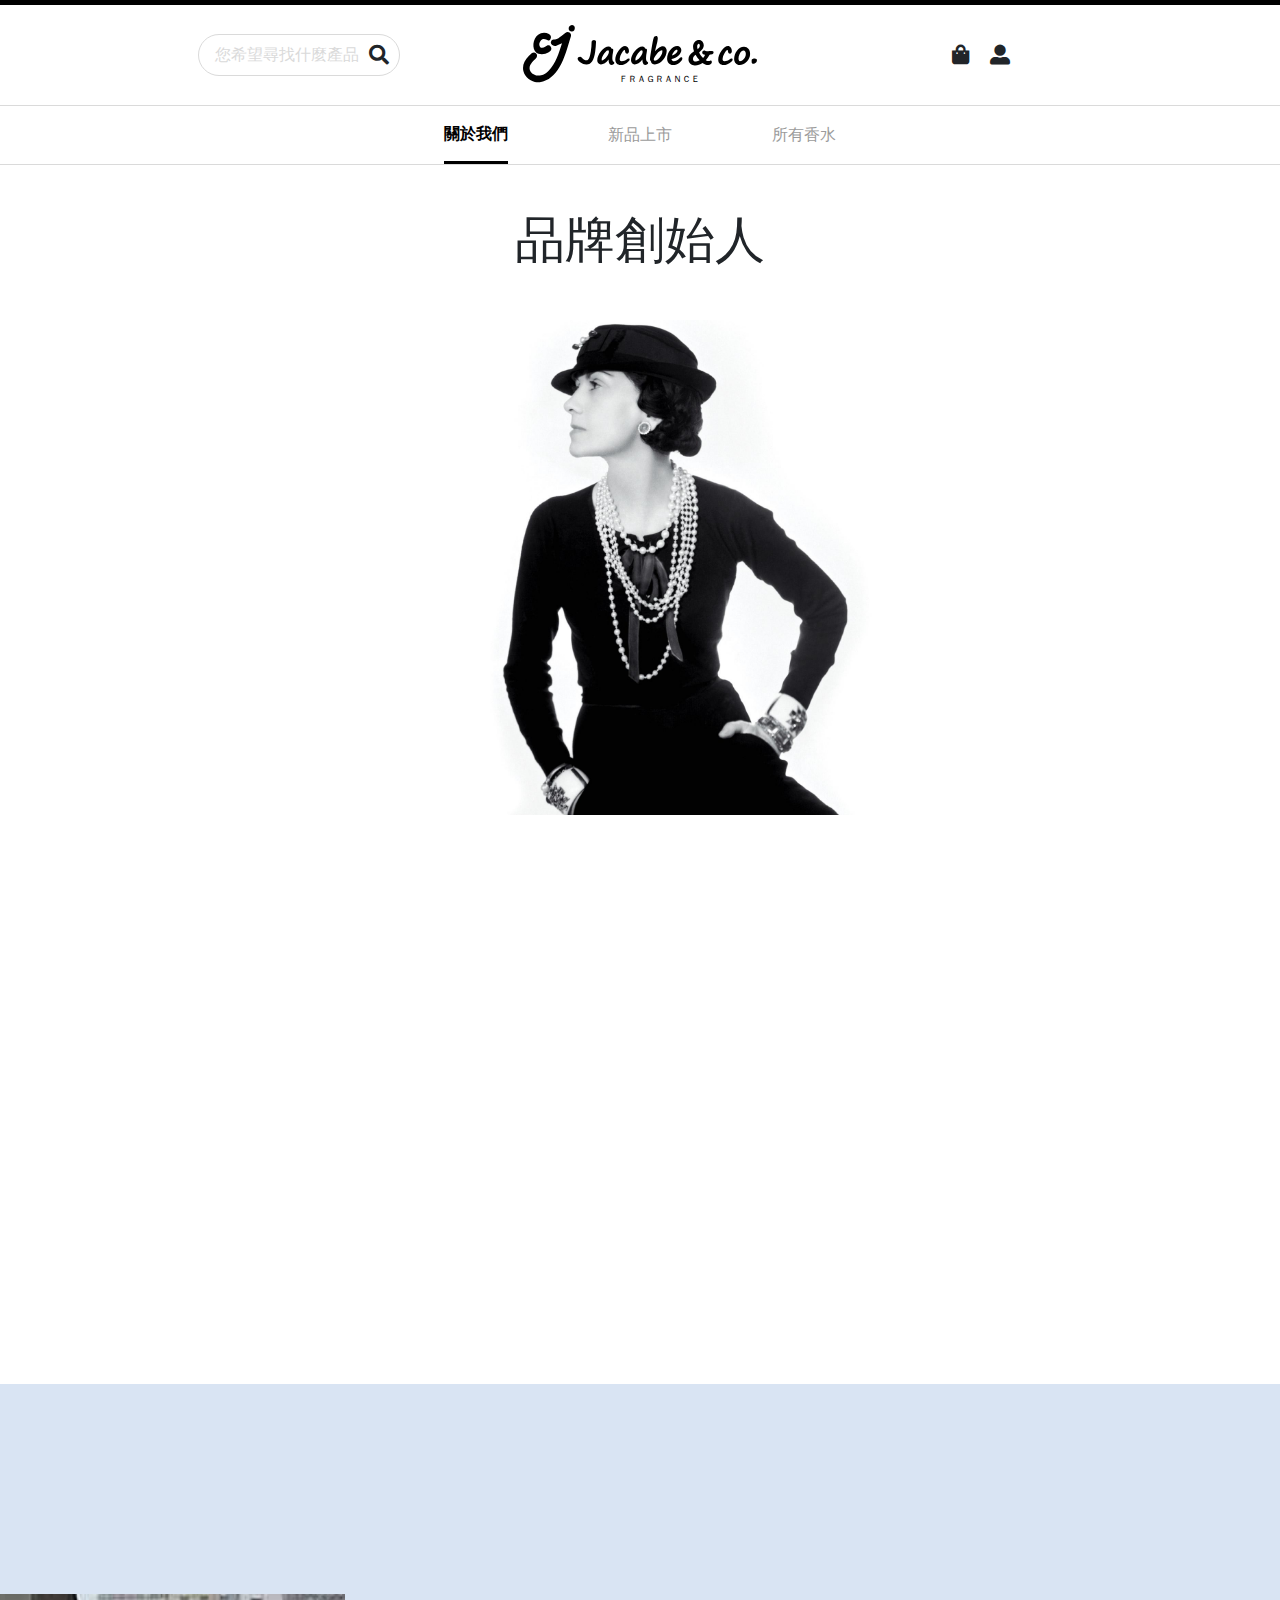
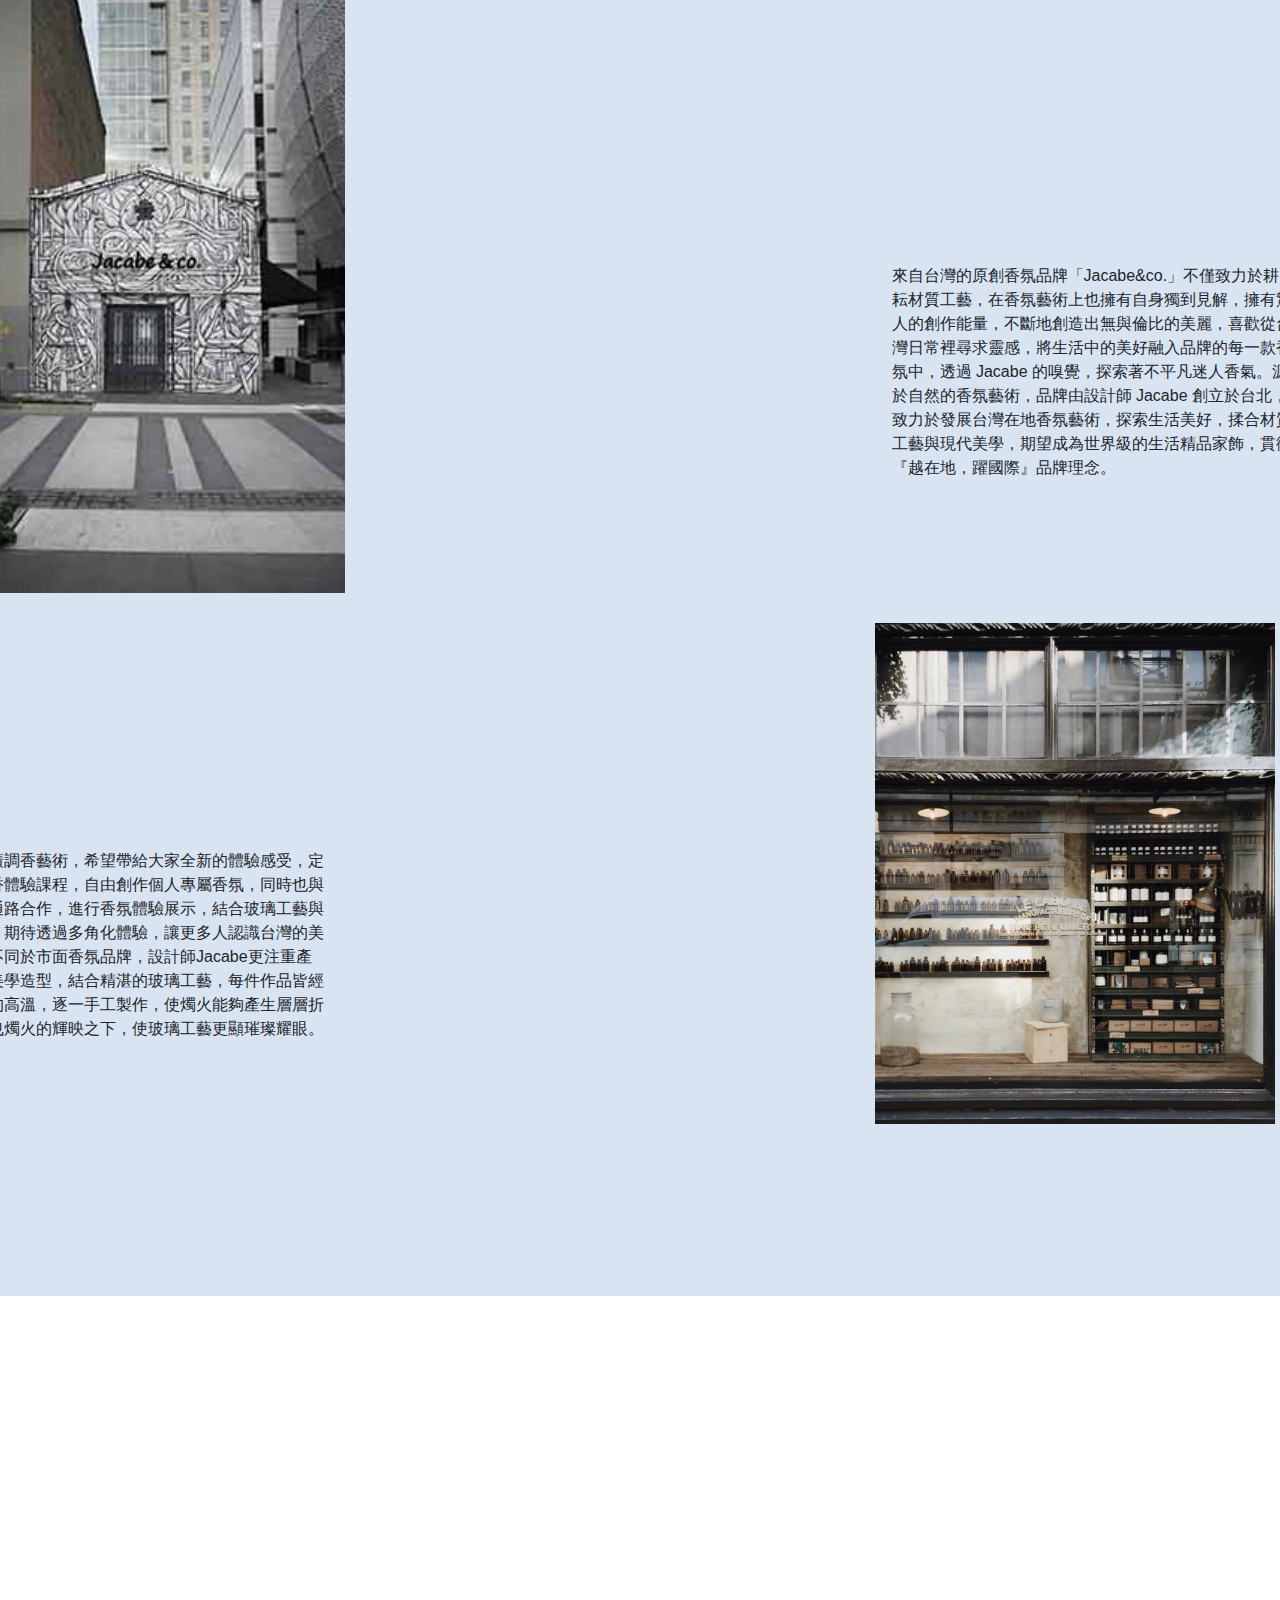
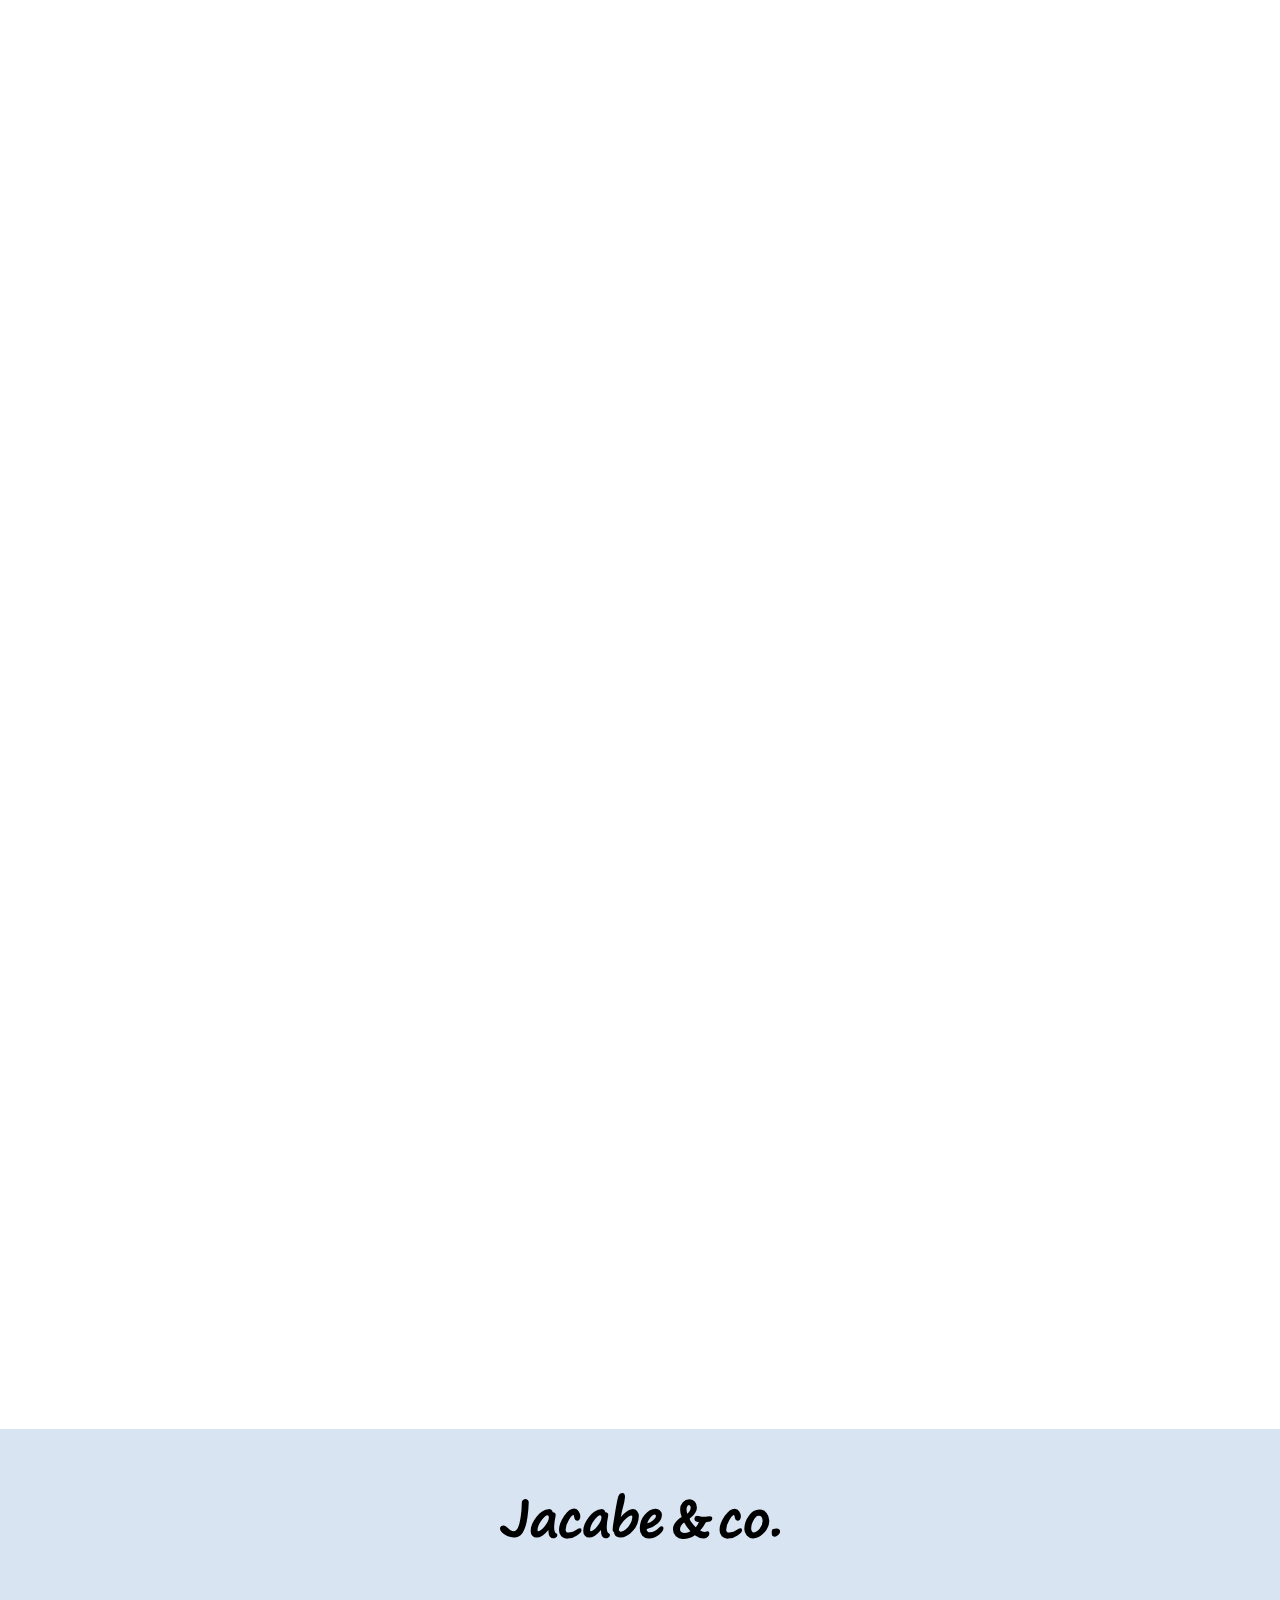
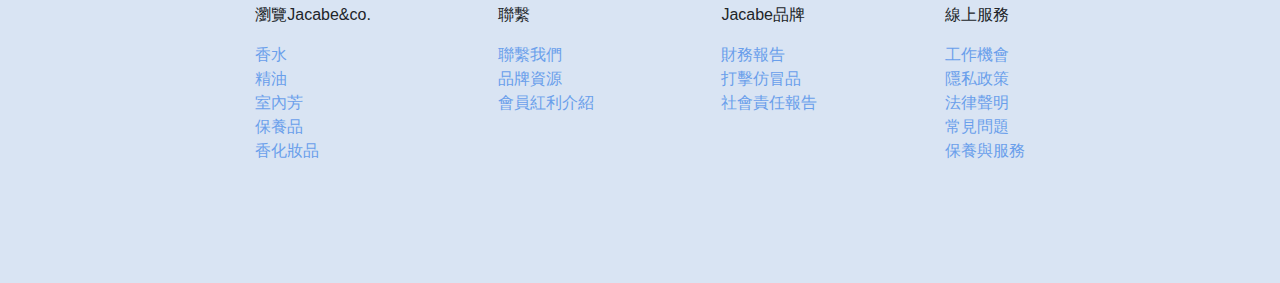
<file: about.html>
<!DOCTYPE html>
<html lang="en">
<head>
    <meta charset="UTF-8">
    <meta http-equiv="X-UA-Compatible" content="IE=edge">
    <meta name="viewport" content="width=device-width, initial-scale=1.0">
    <title>J About</title>
    <link rel="preconnect" href="https://fonts.googleapis.com">
<link rel="preconnect" href="https://fonts.gstatic.com" crossorigin>
<link href="https://fonts.googleapis.com/css2?family=Noto+Sans+TC:wght@100;300;400;500;700;900&display=swap" rel="stylesheet">
    <link rel="stylesheet" href="./bootstrap-4.6.0-dist/css/bootstrap.min.css">
    <link rel="stylesheet" href="fontawesome拷貝/css/all.css">
    <link rel="stylesheet" href="https://cdnjs.cloudflare.com/ajax/libs/animate.css/4.1.1/animate.min.css"/>
    <link rel="stylesheet" href="about.css">
</head>
<body>
    <div class="topbar-fixed"></div>
    <div class="topbar"></div>
    <nav>
        <div class="nav-logo jcontainer-nav jalign-items-center">
            <div class="nav3 jjustify-content-center jalign-items-center">
                <div class="nav-search jjustify-content-flex-end jalign-items-center">
                    <p class="jalign-items-center">您希望尋找什麼產品</p>
                    <i class="fas fa-search"></i>
                </div>
                <i class="search fas fa-search"></i>
            </div>
            <div class="nav3 jjustify-content-center">
                <div class="logo-black">
                    <img src="./images/LOGO-black.svg" alt="">
                </div>
            </div>
            <div class="nav3 jjustify-content-center jalign-items-center">
                <i class="fas fa-shopping-bag"></i>
            <i class="fas fa-user-alt"></i>
            </div>
        </div>
    </nav>
    <div class="navheighbox"></div>
    <div class="subnav">
        <div class="jcontainer-nav jjustify-content-center">
            <a class="jalign-items-center nav-a-active" href="./about.html">關於我們</a>
            <a class="jalign-items-center" href="./index.html">新品上市</a>
            <a class="jalign-items-center" href="./allproduct.html">所有香水</a>
        </div>
    </div> 
    <div class="navsubheighbox"></div> 


    <!-- -------------nav------------ -->
<section>
    <!-- -------------founder-section------------ -->
    <div class="founder-section ">
        <div class="jcontainer jcolumn jalign-items-center">
            <h1 class="animate__animated animate__fadeIn">品牌創始人</h1>
            <div class="founder-img animate__animated animate__fadeIn">
                <img src="./images/founder.jpeg" alt="">
            </div>
            <div class="founder-intro jcolumn jalign-items-center">
                <h2 class="jhideme">「香氛讓人充滿自信，能夠從中看見全世界」</h2>
                <p class="jhideme">Jacabe 創立品牌之初，便全心投入探索香氛世界，他說：「香氛應該讓人充滿自信，能夠從中看見全世界」。在此時，只將聚光燈圍繞在歐洲產地的時代，Jacabe 堅持就地取材的理念，尋找台灣特有香氛靈感與原料，進行各式香氛產品的創作與開發。</p>

                <p class="jhideme">
                    為了創作出更豐富的香氛產品，我們也踏上島嶼旅程，接觸到各類不同的材質與工廠，聽著師傅與我們分享材質製作工藝，分享著彼此的理念，透過各類擴香材質的開發與應用，傳達我們堅持工藝在地化理念，也讓更多人體驗居家香氛的美好。
                </p> 
                <p class="jhideme">
                    不同於市面香氛品牌，設計師Jacabe更注重產品整體的美學造型，結合精湛的玻璃工藝，每件作品皆經過近千度的高溫，逐一手工製作，使燭火能夠產生層層折射，在搖曳燭火的輝映之下，使玻璃工藝更顯璀璨耀眼。
                </p>        
            </div>
            
        </div>
        
    </div>
    <!-- -------------about-jco-section------------ -->
    <div class="about-jco-section bgcolor">
        <h2 class="jhideme">關於Jacabe&co.</h2>
        <div class="about-jco-main jjustify-content-center">
            <h1 class="about-jco-main-title jhideme">展現自我</h1>
            <div class="about-jco-main-img translateX-in">
                <img src="./images/warehouse.jpg" alt="">
            </div>
            <div class="about-jco-main-text translateX-in">
                <div class="about-jco-main-text-topspace"></div>
                <p>來自台灣的原創香氛品牌「Jacabe&co.」不僅致力於耕耘材質工藝，在香氛藝術上也擁有自身獨到見解，擁有驚人的創作能量，不斷地創造出無與倫比的美麗，喜歡從台灣日常裡尋求靈感，將生活中的美好融入品牌的每一款香氛中，透過 Jacabe 的嗅覺，探索著不平凡迷人香氣。源於自然的香氛藝術，品牌由設計師 Jacabe 創立於台北，致力於發展台灣在地香氛藝術，探索生活美好，揉合材質工藝與現代美學，期望成為世界級的生活精品家飾，貫徹『越在地，躍國際』品牌理念。</p>
            </div>
        </div>
        <div class="about-jco-main2 jjustify-content-center">
            <h1 class="about-jco-main-title jhideme">獨一無二</h1>
            <div class="about-jco-main-text2 translateX-in2">
                <div class="about-jco-main-text-topspace"></div>
                <p>致力於推廣調香藝術，希望帶給大家全新的體驗感受，定期舉辦調香體驗課程，自由創作個人專屬香氛，同時也與多家實體通路合作，進行香氛體驗展示，結合玻璃工藝與香氛藝術。期待透過多角化體驗，讓更多人認識台灣的美好風格。不同於市面香氛品牌，設計師Jacabe更注重產品整體的美學造型，結合精湛的玻璃工藝，每件作品皆經過近千度的高溫，逐一手工製作，使燭火能夠產生層層折射，在搖曳燭火的輝映之下，使玻璃工藝更顯璀璨耀眼。</p>
            </div>
            <div class="about-jco-main-img2 translateX-in2">
                <img src="./images/edvinas-bruzas-TGYQVFiYpWw-unsplash.jpg" alt="">
            </div>
        </div>
        <h2 class="about-jco-section-but-title translateY-in">源自台灣的氣味藝術</h2>
    </div>
    <!-- -------------review-section------------ -->
    <div class="review-section">
        <h2 class="jhideme">Jacabe&co.的店</h2>
        <div class="store-section jrow jjustify-content-space-evenly">
            <div class="store translateY-in2">
                <div class="store-img store1"><img class="" src="./images/store4.jpg" alt=""></div>
                <div class="store-info jcolumn jalign-items-center">
                    <h4>台北店</h4>
                    <p>106台北市大安區辛亥路二段29號</p>
                </div>
            </div>
            <div class="store translateY-in2">
                <div class="store-img"><img src="./images/store1.jpg" alt=""></div>
                <div class="store-info jcolumn jalign-items-center">
                    <h4>台中店</h4>
                    <p>407台中市西屯區中科路2966號</p>
                </div>
            </div>
            <div class="store translateY-in3">
                <div class="store-img"><img src="./images/store2.jpg" alt=""></div>
                <div class="store-info jcolumn jalign-items-center">
                    <h4>高雄店</h4>
                    <p>813高雄市左營區大中二路597號</p>
                </div>
            </div>
            <div class="store translateY-in3">
                <div class="store-img"><img src="./images/store3.jpg" alt=""></div>
                <div class="store-info jcolumn jalign-items-center">
                    <h4>台南店</h4>
                    <p>700台南市中西區民族路二段212號</p>
                </div>
            </div>
        </div>
    </div>
</section> 

    <!-- -------------footer------------ -->
<footer>
    <div class="footer">
        <div class="footer-logo">
            <img src="./images/logo-black4.svg" alt="">
        </div>
        <div class="footer-info jjustify-content-space-evenly">
            <div class="footer-info-box footer-box jcolumn">
                <p class="s7-box-title">瀏覽Jacabe&co.</p>
                <a class="a-color" href="＃">香水</a>
                <a class="a-color" href="＃">精油</a>
                <a class="a-color" href="＃">室內芳</a>
                <a class="a-color" href="＃">保養品</a>
                <a class="a-color" href="＃">香化妝品</a>
            </div>
            <div class="footer-box jcolumn footer-box-rwd footer-rwd">
                <p class="s7-box-title">聯繫</p>
                <a class="a-color" href="＃">聯繫我們</a>
                <a class="a-color" href="＃">品牌資源</a>
                <a class="a-color" href="＃">會員紅利介紹</a>
                
            </div> 
            <div class="footer-box jcolumn footer-rwd">
                <p class="s7-box-title">Jacabe品牌</p>
                <a class="a-color" href="＃">財務報告</a>
                <a class="a-color" href="＃">打擊仿冒品</a>
                <a class="a-color" href="＃">社會責任報告</a>
                
            </div> 
            <div class="footer-box jcolumn footer-box-rwd">
                <p class="s7-box-title">線上服務</p>
                <a class="a-color" href="＃">工作機會</a>
                <a class="a-color" href="＃">隱私政策</a>
                <a class="a-color" href="＃">法律聲明</a>
                <a class="a-color" href="＃">常見問題</a>
                <a class="a-color" href="＃">保養與服務</a>
            </div> 
        </div>     
    </div>
</footer>
</body>

    <script src="https://code.jquery.com/jquery-3.6.0.js"integrity="sha256-H+K7U5CnXl1h5ywQfKtSj8PCmoN9aaq30gDh27Xc0jk="crossorigin="anonymous">
    </script> 
    <script>
        //   ------------------hideme-----------------
    $(document).ready(function() {
            /* Every time the window is scrolled ... */
        $(window).scroll( function(){
            var bottom_of_window = $(window).scrollTop() + $(window).height();
            /* Check the location of each desired element */
            $('.jhideme').each( function(){    
            var bottom_of_object = $(this).offset().top + $(this).outerHeight();
            /* If the object is completely visible in the window, fade it in */
            if( bottom_of_window > bottom_of_object ){ 
                    if($(this).css("opacity")==0){$(this).fadeTo(500,1);}
                } else { //object goes out of view (scrolling up)
                    if ($(this).css("opacity")==1) {$(this).fadeTo(500,0);}
                        }    
                }); 
            }); 
    });
    

//   ------------------navScrollupHide-----------------
        let lastScroll = 0;
            $(window).scroll(function(){
                const winScrollTop = $(window).scrollTop();
                // console.log('winScrollTop:',winScrollTop);
                const heroSection = 50;
                const heroSectionSub = heroSection-300;
                if(winScrollTop > heroSectionSub){
                    $('.subnav').addClass('navsub-hide');
                }
                if(winScrollTop > heroSection ){
                    $('nav').addClass('nav-hide');
                }
                if(lastScroll > winScrollTop){        //scroll down
                    $('nav').addClass('nav-add').removeClass('nav-hide');
                    $('.subnav').addClass('navsub-add').removeClass('navsub-hide');
                }
                if(lastScroll < winScrollTop){        //scroll up
                    $('.subnav').removeClass('navsub-add');
                }
                lastScroll = winScrollTop;
            });
            //   ------------------nav-a-active-----------------
            $('.subnav a').click(function(){
                $(this).addClass('nav-a-active').siblings().removeClass('nav-a-active');
            })
//   ------------------footer-fixed-----------------
            // $(window).scroll(function(){
            //     console.log('review:', $('.review-section').position().top);
            // })
//-----------translateX (scroll to, move in)------------
$(window).scroll(function(){
    const scrollHeight = $(window).scrollTop() + $(window).innerHeight();
    $('.translateX-in').each( function(){
        const imgMiddle = $('.translateX-in').offset().top + $('.translateX-in').height() / 2; // elements offset(height from window) + elements half height
    if(scrollHeight > imgMiddle){       
        $(this).addClass('activeX');
    }else{
        $(this).removeClass('activeX');
    }
    });
    $('.translateX-in2').each( function(){
        const imgMiddle = $('.translateX-in2').offset().top + $('.translateX-in2').height() / 2; // elements offset(height from window) + elements half height
    if(scrollHeight > imgMiddle){       
        $(this).addClass('activeX');
    }else{
        $(this).removeClass('activeX');
    }
    });
});
//-----------translateY (scroll to, move in)------------
$(window).scroll(function(){
    const scrollHeight = $(window).scrollTop() + $(window).innerHeight();
    $('.translateY-in').each( function(){
        const imgMiddle = $('.translateY-in').offset().top + $('.translateY-in').height() / 2 ; // elements offset(height from window) + elements half height
    if(scrollHeight > imgMiddle){       
    $(this).addClass('activeY');
    }else{
    $(this).removeClass('activeY');
            }
        });
    $('.translateY-in2').each( function(){
        const imgMiddle = $('.translateY-in2').offset().top + $('.translateY-in2').height() / 2 - 220 ; // elements offset(height from window) + elements half height
    if(scrollHeight > imgMiddle){       
    $(this).addClass('activeY');
    }else{
    $(this).removeClass('activeY');
            }
        });
    $('.translateY-in3').each( function(){
        const imgMiddle = $('.translateY-in3').offset().top + $('.translateY-in3').height() / 2 - 200; // elements offset(height from window) + elements half height
    if(scrollHeight > imgMiddle){       
    $(this).addClass('activeY');
    }else{
    $(this).removeClass('activeY');
            }
        });
        });
// const images = $(".about-jco-main-img");
// function handleScroll() {
//   $.each(images, function (index, image) {
//     const imageMiddleOffset = image.offsetTop + image.height / 2;
//     const scrollAt = window.scrollY + window.innerHeight;
//     if (scrollAt > imageMiddleOffset) {
//       $(this).attr({ class: "active" });
//     }
//   });
// }
// //改善效能
// function debounce (func, delay=250) {
//   let timer = null
//   return () => {
//     let context = this
//     let args = arguments
//     clearTimeout(timer)
//     timer = setTimeout(() => {
//       func.apply(context, args)
//     }, delay)
//   }
// }

// $(window).scroll(debounce(handleScroll));
    </script>
</html>
</file>
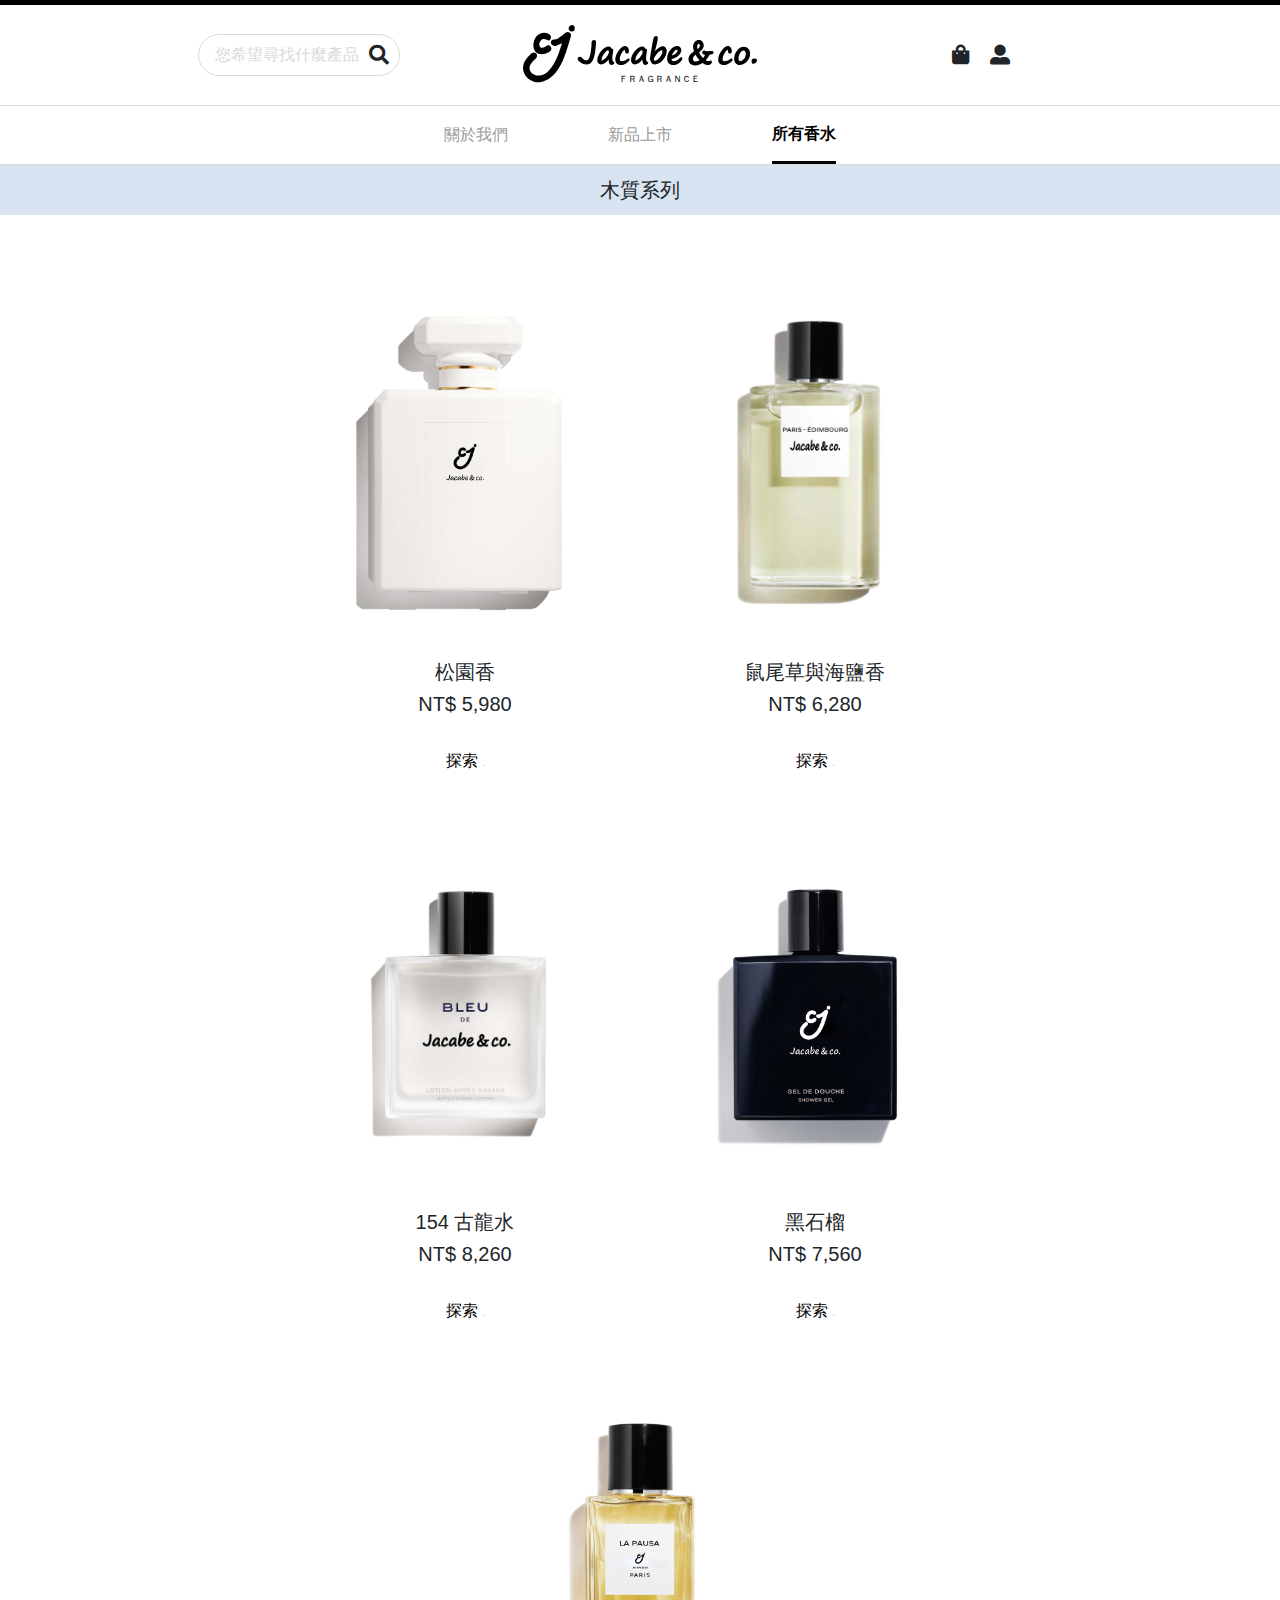
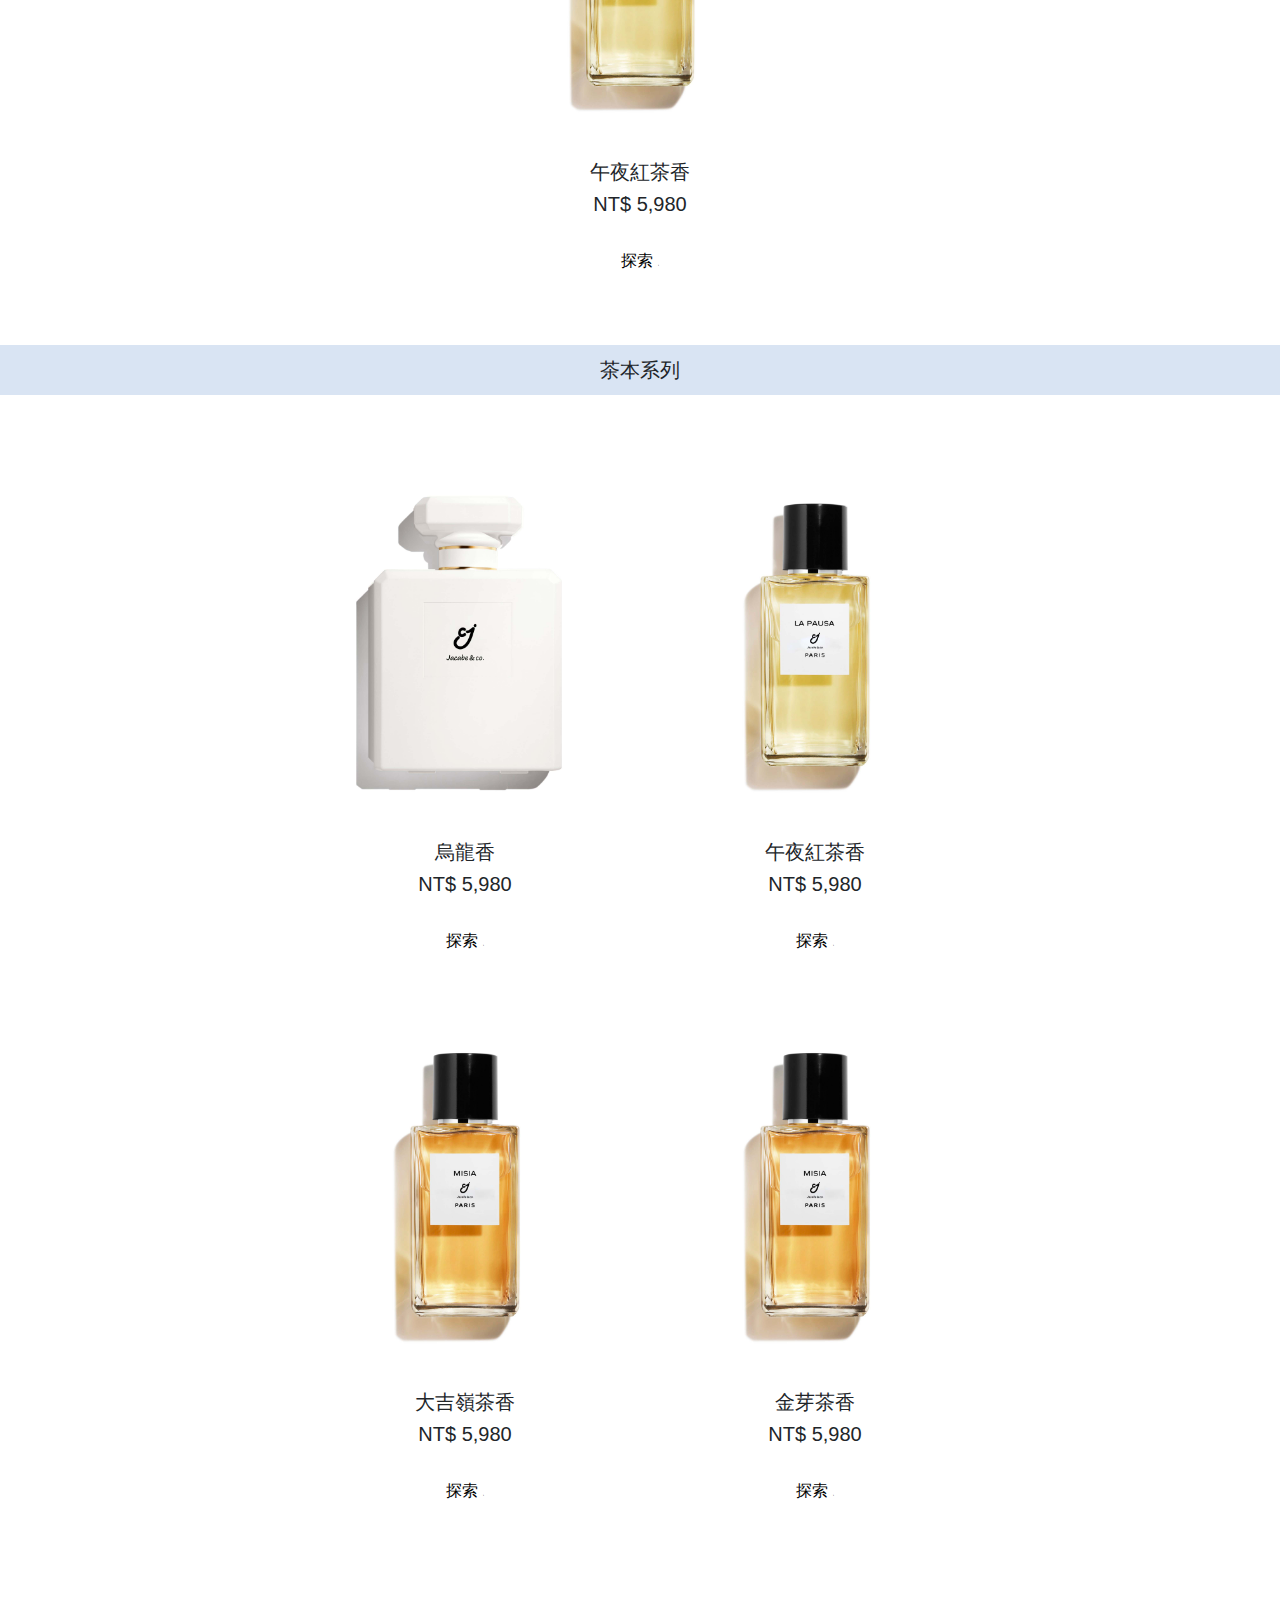
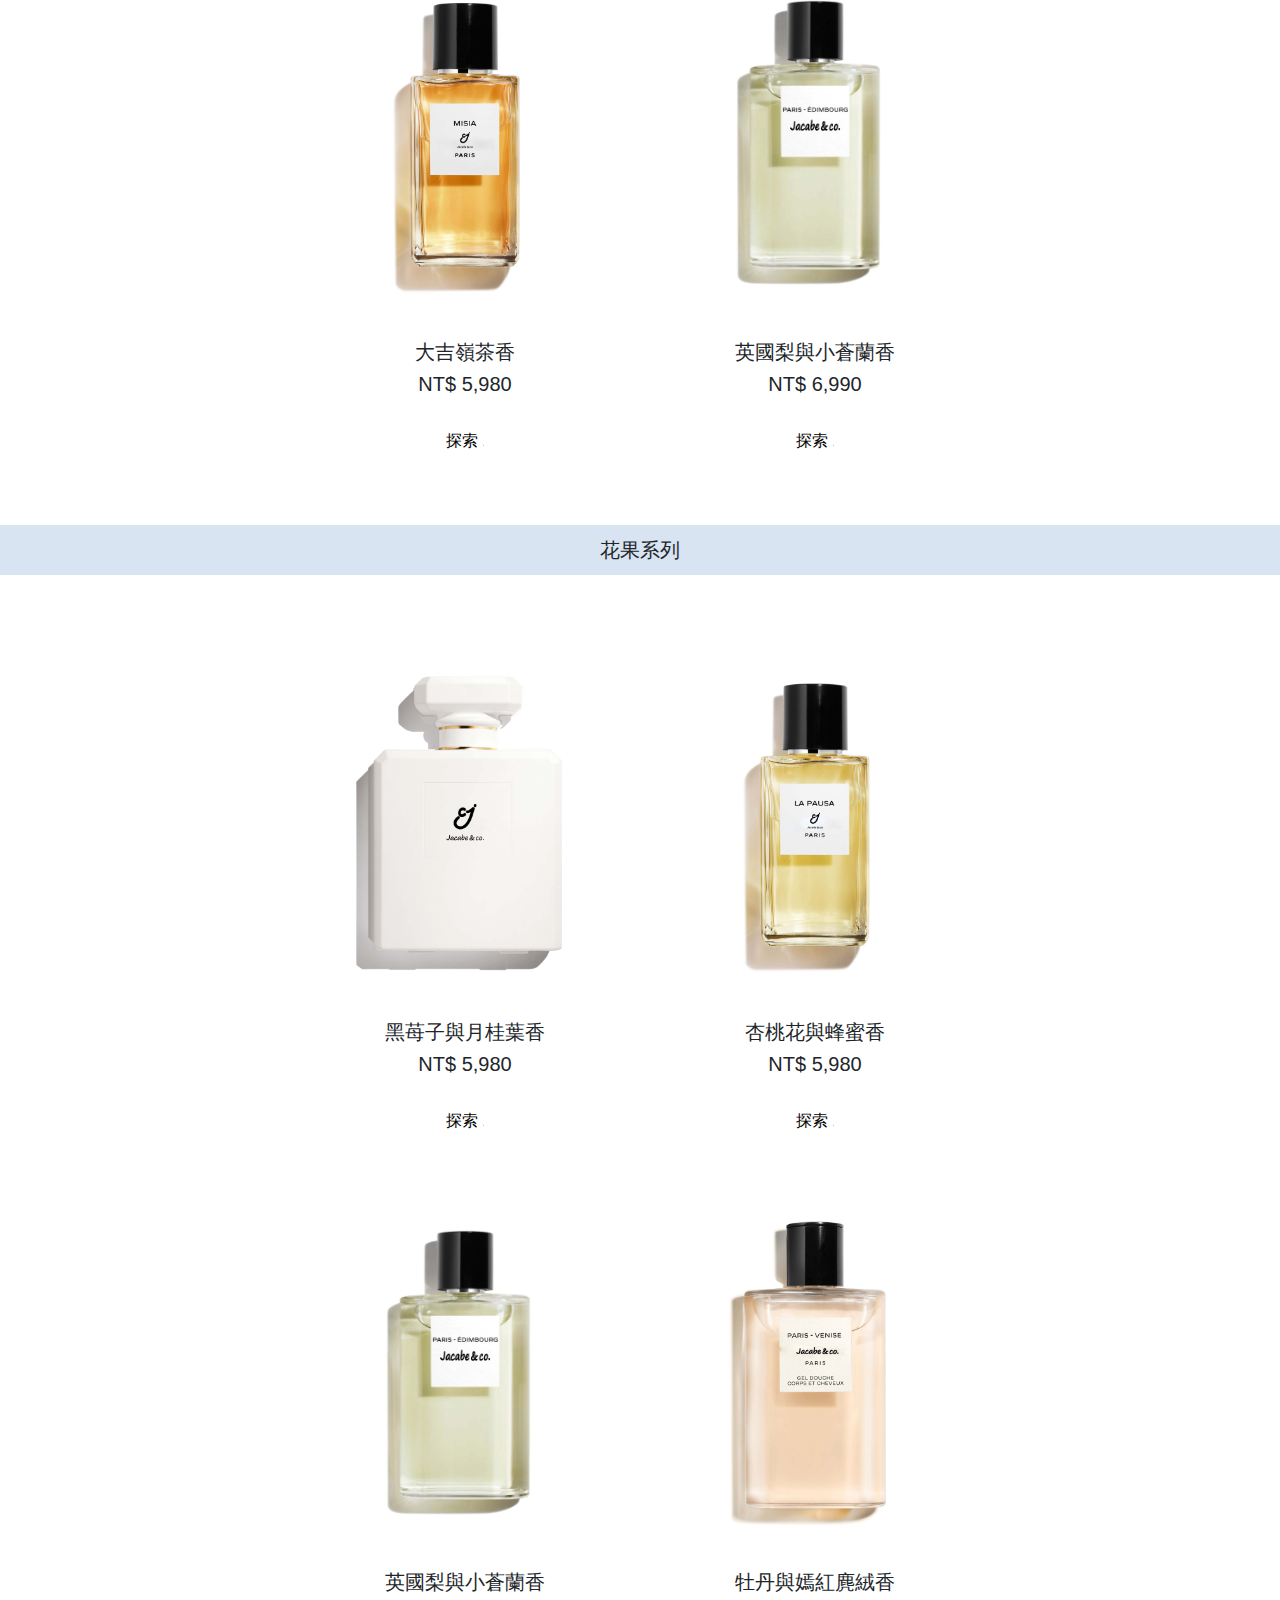
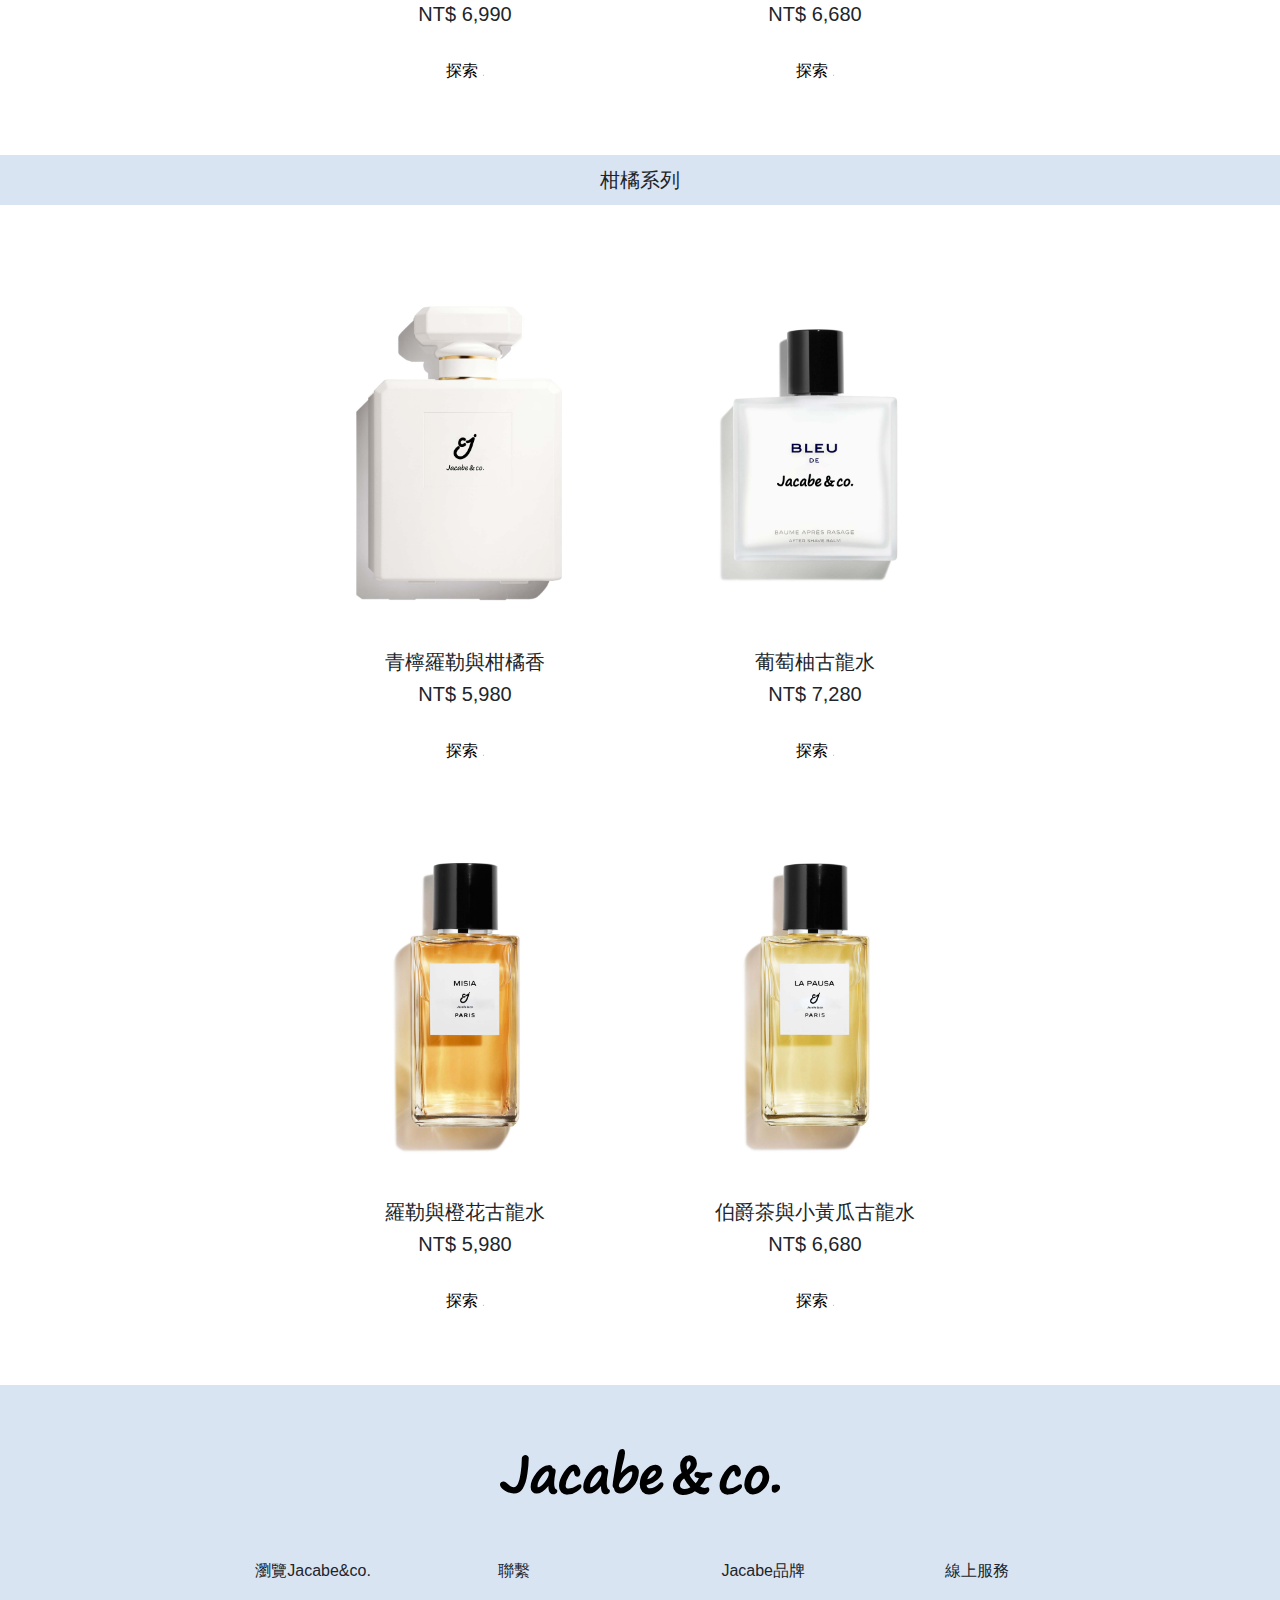
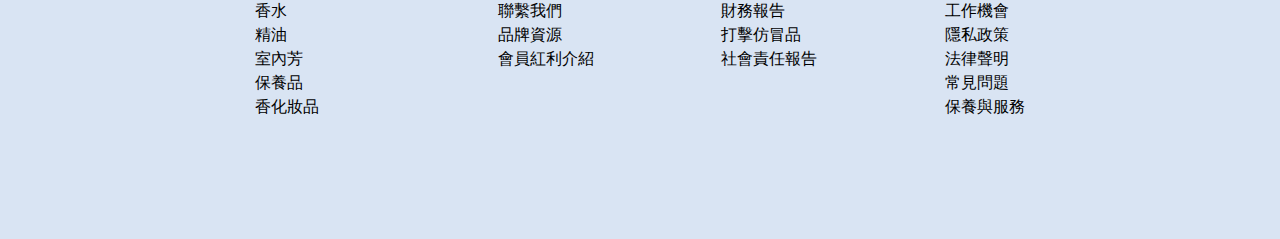
<file: allproduct.html>
<!DOCTYPE html>
<html lang="en">
<head>
    <meta charset="UTF-8">
    <meta http-equiv="X-UA-Compatible" content="IE=edge">
    <meta name="viewport" content="width=device-width, initial-scale=1.0">
    <title>J product</title>
    <link rel="preconnect" href="https://fonts.googleapis.com">
<link rel="preconnect" href="https://fonts.gstatic.com" crossorigin>
<link href="https://fonts.googleapis.com/css2?family=Noto+Sans+TC:wght@100;300;400;500;700;900&display=swap" rel="stylesheet">
    <link rel="stylesheet" href="./allproduct.css">
    <link rel="stylesheet" href="./bootstrap-4.6.0-dist/css/bootstrap.min.css">
    <link rel="stylesheet" href="fontawesome拷貝/css/all.css">
</head>
<body>
    <!-- -------------nav------------ -->
    <div class="topbar-fixed"></div>
    <div class="topbar"></div>
    <nav>
        <div class="nav-logo jcontainer-nav jalign-items-center">
            <div class="nav3 jjustify-content-center jalign-items-center">
                <div class="nav-search jjustify-content-flex-end jalign-items-center">
                    <p class="jalign-items-center">您希望尋找什麼產品</p>
                    <i class="fas fa-search"></i>
                </div>
                <i class="search fas fa-search"></i>
            </div>
            <div class="nav3 jjustify-content-center">
                <div class="logo-black">
                    <img src="./images/LOGO-black.svg" alt="">
                </div>
            </div>
            <div class="nav3 jjustify-content-center jalign-items-center">
                <i class="fas fa-shopping-bag"></i>
                <i class="fas fa-user-alt"></i>
            </div>
        </div>
    </nav>
    <div class="navheighbox"></div>
    <div class="subnav">
        <div class="jcontainer-nav jjustify-content-center">
            <a class="jalign-items-center" href="./about.html">關於我們</a>
            <a class="jalign-items-center" href="./index.html">新品上市</a>
            <a class="jalign-items-center nav-a-active" href="./allproduct.html">所有香水</a>
        </div>
    </div> 
    <div class="navsubheighbox"></div>  

    <!-- -------------allproducts------------ -->
    <div class="category-1">
        <div id="wood" class="category-name-height">
            <div class="category-name ca1 jalign-items-center">
                <h5>木質系列</h5>
            </div>
        </div> 
        <div class="product-main-section jcontainer jrow jjustify-content-center">
            <!-- col-md-6 col-lg-4 -->
            <div class="product jcolumn jalign-items-center">
                <div class="product-img">
                    <img src="./images/chanel2.jpg" alt="">
                </div>
                <h6>松園香</h6>
                <p>NT$ 5,980</p>
                <a class="a-color" href="./product.html">探索
                    <i class="fas fa-angle-right"></i>
                </a>
            </div>
            <div class="product jcolumn jalign-items-center">
                <div class="product-img">
                    <img src="./images/chanel1.jpg" alt="">
                </div>
                <h6>鼠尾草與海鹽香</h6>
                <p>NT$ 6,280</p>
                <a class="a-color" href="./product.html">探索
                    <i class="fas fa-angle-right"></i>
                </a>
            </div>
            <div class="product jcolumn jalign-items-center">
                <div class="product-img">
                    <img src="./images/chanel5.jpg" alt="">
                </div>
                <h6>154 古龍水</h6>
                <p>NT$ 8,260</p>
                <a class="a-color" href="./product.html">探索
                    <i class="fas fa-angle-right"></i>
                </a>
            </div>
            <div class="product jcolumn jalign-items-center">
                <div class="product-img">
                    <img src="./images/chanel6.jpg" alt="">
                </div>
                <h6>黑石榴</h6>
                <p>NT$ 7,560</p>
                <a class="a-color" href="./product.html">探索
                    <i class="fas fa-angle-right"></i>
                </a>
            </div>
            <div class="product jcolumn jalign-items-center">
                <div class="product-img">
                    <img src="./images/chanel21.jpg" alt="">
                </div>
                <h6>午夜紅茶香</h6>
                <p>NT$ 5,980</p>
                <a class="a-color" href="./product.html">探索
                    <i class="fas fa-angle-right"></i>
                </a>
            </div>
        </div>
        
    </div>
    <div class="category-1">
        <div id="tea" class="category-name-height">
            <div class="category-name ca2 jalign-items-center">
                <h5>茶本系列</h5>
            </div>
        </div> 
        <div class="product-main-section jcontainer jrow jjustify-content-center">
            <!-- col-md-6 col-lg-4 -->
            <div class="product jcolumn jalign-items-center">
                <div class="product-img">
                    <img src="./images/chanel2.jpg" alt="">
                </div>
                <h6>烏龍香</h6>
                <p>NT$ 5,980</p>
                <a class="a-color" href="./product.html">探索
                    <i class="fas fa-angle-right"></i>
                </a>
            </div>
            <div class="product jcolumn jalign-items-center">
                <div class="product-img">
                    <img src="./images/chanel21.jpg" alt="">
                </div>
                <h6>午夜紅茶香</h6>
                <p>NT$ 5,980</p>
                <a class="a-color" href="./product.html">探索
                    <i class="fas fa-angle-right"></i>
                </a>
            </div>
            <div class="product jcolumn jalign-items-center">
                <div class="product-img">
                    <img src="./images/chanel23.jpg" alt="">
                </div>
                <h6>大吉嶺茶香</h6>
                <p>NT$ 5,980</p>
                <a class="a-color" href="./product.html">探索
                    <i class="fas fa-angle-right"></i>
                </a>
            </div>
            <div class="product jcolumn jalign-items-center">
                <div class="product-img">
                    <img src="./images/chanel23.jpg" alt="">
                </div>
                <h6>金芽茶香</h6>
                <p>NT$ 5,980</p>
                <a class="a-color" href="./product.html">探索
                    <i class="fas fa-angle-right"></i>
                </a>
            </div>
            <div class="product jcolumn jalign-items-center">
                <div class="product-img">
                    <img src="./images/chanel23.jpg" alt="">
                </div>
                <h6>大吉嶺茶香</h6>
                <p>NT$ 5,980</p>
                <a class="a-color" href="./product.html">探索
                    <i class="fas fa-angle-right"></i>
                </a>
            </div>
            <div class="product jcolumn jalign-items-center">
                <div class="product-img">
                    <img src="./images/chanel1.jpg" alt="">
                </div>
                <h6>英國梨與小蒼蘭香</h6>
                <p>NT$ 6,990</p>
                <a class="a-color" href="./product.html">探索
                    <i class="fas fa-angle-right"></i>
                </a>
            </div>
        </div>
        
    </div>
    <div class="category-1">
        <div id="flower" class="category-name-height">
            <div class="category-name ca3 jalign-items-center">
                <h5>花果系列</h5>
            </div>
        </div> 
        <div class="product-main-section jcontainer jrow jjustify-content-center">
            <!-- col-md-6 col-lg-4 -->
            <div class="product jcolumn jalign-items-center">
                <div class="product-img">
                    <img src="./images/chanel2.jpg" alt="">
                </div>
                <h6>黑苺子與月桂葉香</h6>
                <p>NT$ 5,980</p>
                <a class="a-color" href="./product.html">探索
                    <i class="fas fa-angle-right"></i>
                </a>
            </div>
            <div class="product jcolumn jalign-items-center">
                <div class="product-img">
                    <img src="./images/chanel21.jpg" alt="">
                </div>
                <h6>杏桃花與蜂蜜香</h6>
                <p>NT$ 5,980</p>
                <a class="a-color" href="./product.html">探索
                    <i class="fas fa-angle-right"></i>
                </a>
            </div>
            <div class="product jcolumn jalign-items-center">
                <div class="product-img">
                    <img src="./images/chanel1.jpg" alt="">
                </div>
                <h6>英國梨與小蒼蘭香</h6>
                <p>NT$ 6,990</p>
                <a class="a-color" href="./product.html">探索
                    <i class="fas fa-angle-right"></i>
                </a>
            </div>
            <div class="product jcolumn jalign-items-center">
                <div class="product-img">
                    <img src="./images/chanel22.jpg" alt="">
                </div>
                <h6>牡丹與嫣紅麂絨香</h6>
                <p>NT$ 6,680</p>
                <a class="a-color" href="./product.html">探索
                    <i class="fas fa-angle-right"></i>
                </a>
            </div>
        </div>
        
    </div>
    <div class="category-1">
        <div id="orange" class="category-name-height">
            <div class="category-name ca4 jalign-items-center">
                <h5>柑橘系列</h5>
            </div>
        </div> 
        <div class="product-main-section jcontainer jrow jjustify-content-center">
            <!-- col-md-6 col-lg-4 -->
            <div class="product jcolumn jalign-items-center">
                <div class="product-img">
                    <img src="./images/chanel2.jpg" alt="">
                </div>
                <h6>青檸羅勒與柑橘香</h6>
                <p>NT$ 5,980</p>
                <a class="a-color" href="./product.html">探索
                    <i class="fas fa-angle-right"></i>
                </a>
            </div>
            <div class="product jcolumn jalign-items-center">
                <div class="product-img">
                    <img src="./images/chanel4.jpg" alt="">
                </div>
                <h6>葡萄柚古龍水</h6>
                <p>NT$ 7,280</p>
                <a class="a-color" href="./product.html">探索
                    <i class="fas fa-angle-right"></i>
                </a>
            </div>
            <div class="product jcolumn jalign-items-center">
                <div class="product-img">
                    <img src="./images/chanel23.jpg" alt="">
                </div>
                <h6>羅勒與橙花古龍水</h6>
                <p>NT$ 5,980</p>
                <a class="a-color" href="./product.html">探索
                    <i class="fas fa-angle-right"></i>
                </a>
            </div>
            <div class="product jcolumn jalign-items-center">
                <div class="product-img">
                    <img src="./images/chanel21.jpg" alt="">
                </div>
                <h6>伯爵茶與小黃瓜古龍水</h6>
                <p>NT$ 6,680</p>
                <a class="a-color" href="./product.html">探索
                    <i class="fas fa-angle-right"></i>
                </a>
            </div>
        </div>
        
    </div>
        <!-- -------------footer------------ -->
<footer>
    <div class="footer">
        <div class="footer-logo">
            <img src="./images/logo-black4.svg" alt="">
        </div>
        <div class="footer-info jjustify-content-space-evenly">
            <div class="footer-info-box footer-box jcolumn">
                <p class="s7-box-title">瀏覽Jacabe&co.</p>
                <a class="a-color" href="＃">香水</a>
                <a class="a-color" href="＃">精油</a>
                <a class="a-color" href="＃">室內芳</a>
                <a class="a-color" href="＃">保養品</a>
                <a class="a-color" href="＃">香化妝品</a>
            </div>
            <div class="footer-box jcolumn footer-box-rwd footer-rwd">
                <p class="s7-box-title">聯繫</p>
                <a class="a-color" href="＃">聯繫我們</a>
                <a class="a-color" href="＃">品牌資源</a>
                <a class="a-color" href="＃">會員紅利介紹</a>
                
            </div> 
            <div class="footer-box jcolumn footer-rwd">
                <p class="s7-box-title">Jacabe品牌</p>
                <a class="a-color" href="＃">財務報告</a>
                <a class="a-color" href="＃">打擊仿冒品</a>
                <a class="a-color" href="＃">社會責任報告</a>
                
            </div> 
            <div class="footer-box jcolumn footer-box-rwd">
                <p class="s7-box-title">線上服務</p>
                <a class="a-color" href="＃">工作機會</a>
                <a class="a-color" href="＃">隱私政策</a>
                <a class="a-color" href="＃">法律聲明</a>
                <a class="a-color" href="＃">常見問題</a>
                <a class="a-color" href="＃">保養與服務</a>
            </div> 
        </div>     
    </div>
</footer>
</body>
    <script src="https://code.jquery.com/jquery-3.6.0.js"integrity="sha256-H+K7U5CnXl1h5ywQfKtSj8PCmoN9aaq30gDh27Xc0jk="crossorigin="anonymous">
    </script> 
    <script>
        //   ------------------navScrollupHide-----------------
        let lastScroll = 0;
            $(window).scroll(function(){
                const winScrollTop = $(window).scrollTop();
                // console.log('winScrollTop:',winScrollTop);
                const heroSection = 50;
                const heroSectionSub = heroSection-300;
                if(winScrollTop > heroSectionSub){
                    $('.subnav').addClass('navsub-hide');
                }
                if(winScrollTop > heroSection ){
                    $('nav').addClass('nav-hide');
                }
                if(lastScroll > winScrollTop){        //scroll up
                    $('.ca1, .ca2, .ca3, .ca4').removeClass('fixed');
                    if(lastScroll<$('.ca1').offset().top){
                        $('nav').addClass('nav-add').removeClass('nav-hide');
                        $('.subnav').addClass('navsub-add').removeClass('navsub-hide');
                    }    
                }
                if(lastScroll < winScrollTop){        //scroll down
                    $('.subnav').removeClass('navsub-add');
                    
                }
                const winScrollTop2 = $(window).scrollTop() + 5;
                if(winScrollTop2>=$('.ca1').offset().top){
                $('.ca1').addClass('fixed');
                };
                if(winScrollTop2>=$('.ca2').offset().top){
                $('.ca1').removeClass('fixed');
                $('.ca2').addClass('fixed');
                };
                console.log('ca3',$('.ca3').offset().top)
                if(winScrollTop2>=$('.ca3').offset().top){
                $('.ca2').removeClass('fixed');
                $('.ca3').addClass('fixed')
                };
                if(winScrollTop2>=$('.ca4').offset().top){
                $('.ca3').removeClass('fixed');
                $('.ca4').addClass('fixed')
                };

                lastScroll = winScrollTop;
            });
            //   ------------------nav-a-active-----------------
            $('.subnav a').click(function(){
                $(this).addClass('nav-a-active').siblings().removeClass('nav-a-active');
            })
        //------------------hover-black-bottom-line-----------------
        $('.product').hover(function(){
                $(this).find('div').addClass('product-active');
                $(this).siblings().find('div').removeClass('product-active');
            },function(){
                $(this).find('div').removeClass('product-active');
            })
        //   ---------------category-name-scroll-up-fixed-----------------
        $(window).scroll(function(){
            // console.log('top',$(window).scrollTop());
            // console.log('ca1',$('.ca1').offset().top);
            // const winScrollTop = $(window).scrollTop() + 5;
            // if(winScrollTop>=$('.ca1').offset().top){
            //     $('.ca1').addClass('fixed');
            // };
            // if(winScrollTop<=$('.ca1').offset().top){
            //     $('.ca1').removeClass('fixed');
            // };
        });



        // $(window).scroll(function(){
        //         console.log('top',$(window).scrollTop());
        //         console.log('height',$('.category-name').offset().top);
        //         console.log('nav',$('nav').height());
                
        //         const winHeight =  $(window).scrollTop() + $(window).height();
        //         console.log('winHeight', winHeight);
        //         const navHeight = $('nav').height()+5;
        //         if(winHeight>=105){
        //             $('.category-name').addClass('fixed');
        //         };
        //         if(winHeight<=105){
        //             $('.category-name').removeClass('fixed');
        //         }
        //         if($(window).scrollTop()>=$('.category-name').offset().top){
        //             $('.category-name').addClass('fixed');
        //         };
        //         console.log('header height:',$('header').height());
        //          if($(window).scrollTop()<=$('header').height()){
        //               $('.nav').removeClass('fixed');
        //           }
        //     })
    </script>
</html>
</file>
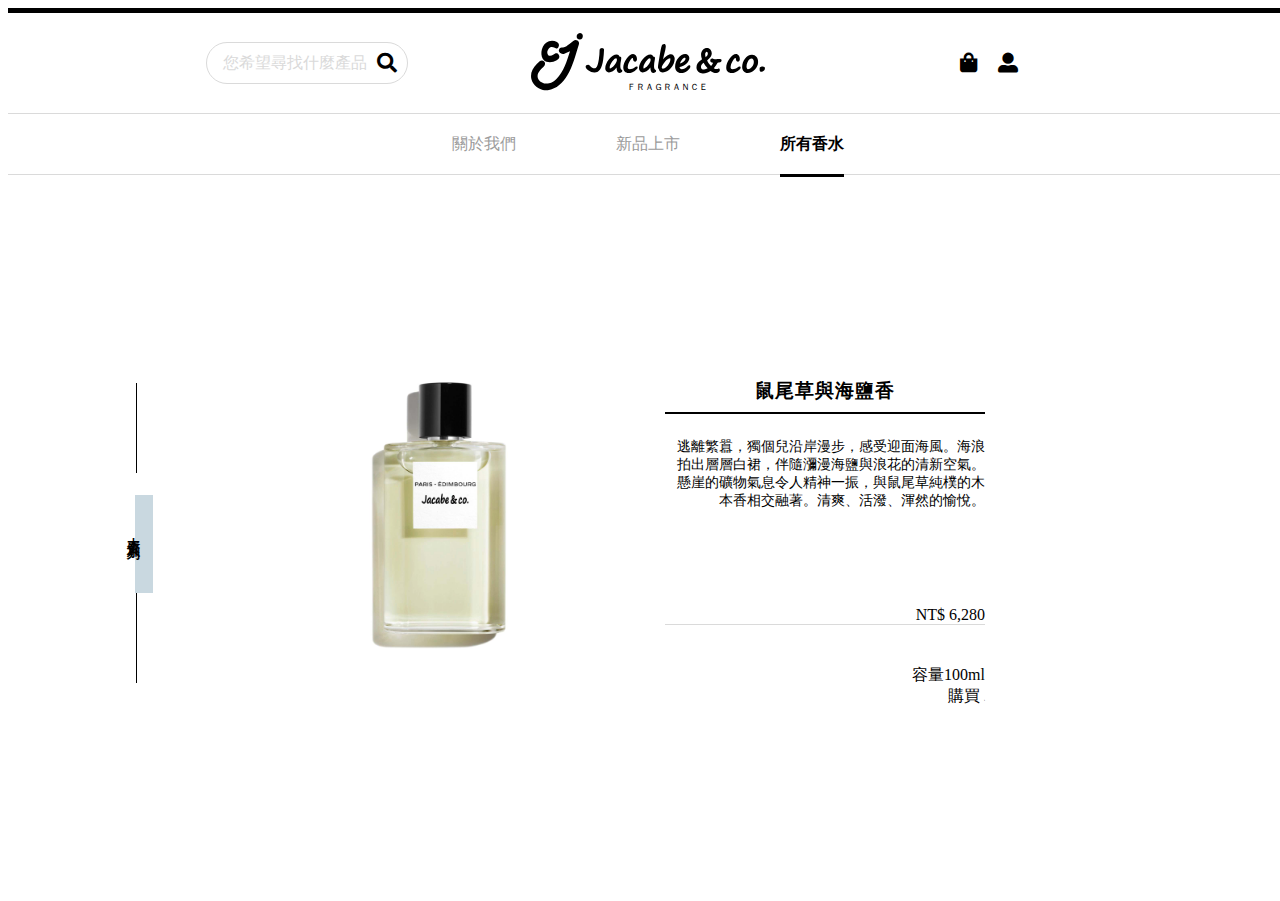
<file: product.html>
<!DOCTYPE html>
<html lang="en">
<head>
    <meta charset="UTF-8">
    <meta http-equiv="X-UA-Compatible" content="IE=edge">
    <meta name="viewport" content="width=device-width, initial-scale=1.0">
    <title>Single product</title>
    <link rel="stylesheet" href="https://stackpath.bootstrapcdn.com/bootstrap/4.2.1/css/bootstrap.min.css"integrity="sha384-GJzZqFGwb1QTTN6wy59ffF1BuGJpLSa9DkKMp0DgiMDm4iYMj70gZWKYbI706tWS" crossorigin="anonymous">
    <link rel="stylesheet" href="./fontawesome拷貝/css/all.css">
    <link rel="preconnect" href="https://fonts.googleapis.com">
<link rel="preconnect" href="https://fonts.gstatic.com" crossorigin>
<link href="https://fonts.googleapis.com/css2?family=Noto+Sans+TC:wght@100;300;400;500;700;900&display=swap" rel="stylesheet">
    <link rel="stylesheet" href="./product.css">
</head>
<body>
    <!-- -------------nav------------ -->
    <div class="topbar-fixed"></div>
    <div class="topbar"></div>
    <nav>
        <div class="nav-logo jcontainer jalign-items-center">
            <div class="nav3 jjustify-content-center jalign-items-center">
                <div class="nav-search jjustify-content-flex-end jalign-items-center">
                    <p class="jalign-items-center">您希望尋找什麼產品</p>
                    <i class="fas fa-search"></i>
                </div>
                <i class="search fas fa-search"></i>
            </div>
            <div class="nav3 jjustify-content-center">
                <div class="logo-black">
                    <img src="./images/LOGO-black.svg" alt="">
                </div>
            </div>
            <div class="nav3 jjustify-content-center jalign-items-center">
                <i class="fas fa-shopping-bag"></i>
                <i class="fas fa-user-alt"></i>
            </div>
        </div>
    </nav>
    <div class="navheighbox"></div>
    <div class="subnav">
        <div class="jcontainer jjustify-content-center">
            <a class="jalign-items-center" href="./about.html">關於我們</a>
            <a class="jalign-items-center" href="./index.html">新品上市</a>
            <a class="jalign-items-center nav-a-active" href="./allproduct.html">所有香水</a>
        </div>
    </div> 
    <div class="navsubheighbox"></div>  

<!-- -------------spotlight-section------------ -->
<div class="spotlight-section">
    <div class="jcontainer spotlight-container-rwd jjustify-content-center jalign-items-center">
        <div class="vertical-line jalign-items-center">
            <h5 class="vertical-line-text">木質系列</h5>
        </div> 
        <div class="spotlight-img">
            <img src="./images/chanel1.jpg" alt="">
        </div>
        <div class="spotlight-intro jcolumn jjustify-content-center">
            <h3>鼠尾草與海鹽香</h3>
            <p class="spotlight-intro-text">逃離繁囂，獨個兒沿岸漫步，感受迎面海風。海浪拍出層層白裙，伴隨瀰漫海鹽與浪花的清新空氣。懸崖的礦物氣息令人精神一振，與鼠尾草純樸的木本香相交融著。清爽、活潑、渾然的愉悅。</p>
            <p class="spotlight-intro-price">NT$ 6,280</p>
            <p class="spotlight-intro-ml">容量100ml</p>
            <div class="a-right">
                <a class="buy-rwd a-color " href="＃">購買
                    <i class="fas fa-angle-right"></i>
                </a>
            </div>
        </div>
        <div class="vertical-line-hide jalign-items-center">  <!--讓主要產品置中，加一個與vertical-line相同的div把顏色變白--> 
             <h5 class="vertical-line-text-hide">木質系列</h5>
        </div> 
    </div>
</div>










<script src="https://code.jquery.com/jquery-3.6.0.js"integrity="sha256-H+K7U5CnXl1h5ywQfKtSj8PCmoN9aaq30gDh27Xc0jk="crossorigin="anonymous">
</script> 
<script>
    
</script>
</body>
</html>
</file>
<file: about.css>
@import url('https://fonts.googleapis.com/css2?family=Noto+Sans+TC:wght@100;300;400;500;700;900&display=swap');


@media screen and (min-width:1201px){
    .jcontainer, .founder-intro{
        max-width: 1530px;
    }
    .search{
        display: none!important;
    }
    /* ---------------nav-------------- */

}
@media screen and (max-width:1200px){   /*before and after "and" must leave a space*/
    .nav-search{
        display: none!important;
    } 
    /* ---------------nav-------------- */

}
@media screen and (max-width:770px){
    nav, .navheighbox{
        height: 80px!important;
    }
    .nav-logo i{
        margin: 5px!important;
    }
    .subnav a{
        font-size: 12px;
        margin: 0 30px!important;
    }
    .subnav, .navsubheighbox{
        height: 45px!important;
    }
    /* ---------------nav-------------- */

}
@media screen and (max-width:570px){
    .nav-logo i{
        font-size: 15px!important;
    }
    .subnav a {
        margin: 0 15px!important;
    }
    nav, .navheighbox{
        height: 60px!important;
    }
    /* ---------------nav-------------- */

}

.jcontainer{
    width: 80%;
    margin: auto;
    /* outline:1px solid black; */
}
.topbar,.topbar-fixed{
    width: 100%;
    height: 5px;
    background-color: black;
}
.topbar-fixed{
    z-index: 8;
    position:fixed;
}
.bgcolor{
    background-color:#d9e4f3;
}
/* ---------------a-link----------------- */
.a-center{
    width: 100%;
    text-align:center; 
}
.a-right{
    width: 100%;
    text-align:right; 
}
a>i{
    font-size: 2px;
}
.a-color{
    color: #6a9feb;
    text-decoration: none;
}
.a-color:hover{
    color:black;
    text-decoration: none;
}
/* ---------------hide----------------- */
.jhideme{
    opacity: 0;
}
/* ---------------flex----------------- */
.jrow{
    display: flex;
    flex-wrap: wrap;
}
.jcolumn{
    display: flex;
    flex-direction: column;   /*remember to add flex*/
}
.jjustify-content-center{
    display: flex;
    justify-content: center;
}
.jjustify-content-space-between{
    display: flex;
    justify-content: space-between;
}
.jjustify-content-space-evenly{
    display: flex;
    justify-content: space-evenly;
}
.jjustify-content-flex-end{
    display: flex;
    justify-content: flex-end;
}
.jalign-items-center{
    display: flex;
    align-items: center;
}
.jalign-items-flex-end{
    display: flex;
    align-items: flex-end;
}
/* ---------------nav----------------- */
.jcontainer-nav{
    width: 80%;
    margin: auto;
    height: 100%;
}
nav{
    width: 100%;
    height: 100px;
    position: fixed;
    z-index: 3;
    background-color: #fff;
    /* outline:1px solid red; */
}
.nav3{
    width: 33.33%;
    height: 100%;
}
.nav-logo i{
    font-size: 20px;
    margin: 10px;
    
    /* color: rgb(155, 155, 155); */
}
.nav-search{
    width: 200px;
    height: 40px;
    border-radius: 50px/50px;
    outline:1px solid rgb(218, 218, 218);
}
.nav-search p{
    margin: 0;
    height: 100%;
    color: rgb(218, 218, 218);

}
.navheighbox{
    width: 100%;
    height: 100px;
}
.subnav{
    width: 100%;
    height: 60px;
    position: fixed;
    z-index: 2;
    border-top:1px solid rgb(218, 218, 218); 
    border-bottom:1px solid rgb(218, 218, 218); 
    background-color: #fff;
    /* outline:1px solid red; */
}
        /* ---------------navScrollupHide----------------- */
.nav-hide{
    transform: translateY(-150px);
    transition:1s;
}
.navsub-hide{
    transform: translateY(-200px);
    transition:1s;
}
.nav-add{
    transition:.6s;
}
.navsub-add{
    transition:1s;
}
        /* ---------------navScrollupHide----------------- */
.navsubheighbox{
    width: 100%;
    height: 60px;
}
.subnav a{
    /* outline:1px solid red; */
    height: 100%;
    margin: 0 50px;
    color: rgb(155, 155, 155);
    text-decoration: none;   
}
.subnav a:hover{
    color: #6a9feb;
    text-decoration: none;
} 
.nav-a-active{
    color: black!important;
    font-weight: 700;
    border-bottom: 3px solid black;
}   
.logo-black img{
    width: 100%;
    height: 100%;
}
.logo-black{
    margin: auto;
    height: 60px;
}

/* ---------------founder----------------- */
.founder-section{
    width: 100%;
    /* height: 170vh; */
    padding-top: 5vh;
    /* outline: 1px solid red; */
}
.founder-section h1{
    font-size: 50px;
    margin-bottom: 50px;
}
.founder-img{
    width: 600px;
    height: 500px;
    margin-bottom: 60px;
    overflow: hidden;
    /* outline: 1px solid red; */
}
.founder-img img{
    width: 100%;
}
.founder-intro{
    width: 70%;
    margin-bottom: 100px;
}
.founder-intro h2{
    margin-bottom: 60px;
}
.founder-intro p{
    margin-bottom: 30px;
}
/* ---------------about-jco----------------- */
.about-jco-section{
    width: 100%;
    /* height: 210vh; */
    padding-top: 7%;
}
.about-jco-main-title{
    font-size: 70px;
    position: absolute;
    top: 90px;
    color: white;
    z-index: 1;
}
.about-jco-main{
    position: relative;
    width: 80%;
    margin: auto;
    /* outline: 1px solid red; */
}
.about-jco-main2{
    position: relative;
    width: 80%;
    margin: auto;
}
.about-jco-section h2{
    font-size: 40px;
    width: 100%;
    text-align: center;
    padding-bottom: 5%;
}
.about-jco-main-img{
    z-index: 0;
    width: 400px;
    /* height: 60vh; */
    overflow: hidden;
    opacity: 1;
    transition: all 1s;
    transform: translateX(-70%);
    /* outline: 1px solid red; */
}
.about-jco-main-img2{
    z-index: 0;
    width: 400px;
    /* height: 60vh; */
    overflow: hidden;
    opacity: 1;
    transition: all 1s;
    transform: translateX(70%);
    /* outline: 1px solid red; */
}
.about-jco-main-img img, .about-jco-main-img2 img{
    width: 100%;  
    /* object-fit: cover; */
}
.about-jco-main-text{
    z-index: 1;
    width: 430px;
    /* height: 80vh; */
    padding-left: 30px;
    transform: translateX(70%);
    opacity: 1;
    transition: all .5s;
    /* outline: 1px solid red; */
}
.about-jco-main-text2{
    z-index: 1;
    width: 430px;
    /* height: 70vh; */
    padding-right: 30px;
    transform: translateX(-70%);
    opacity: 1;
    transition: all .5s;
    /* outline: 1px solid red; */
}
.about-jco-main-text-topspace{
    width: 100%;
    height: 45%;
    /* outline: 1px solid red; */
}
.about-jco-section-but-title{
    transform: translateY(70%);
    opacity: 0;
    transition: all .5s;
}


/* ---------------review----------------- */
.review-section{
    width: 100%;
    padding-top: 90px;
}
.review-section h2{
    font-size: 40px;
    width: 100%;
    text-align: center;
}
.store-section{
    width: 60%;
    margin: auto;
    margin-top: 60px;
    margin-bottom: 120px;
    /* outline: 1px solid red; */
}
.store{
    width: 400px;
    padding: 25px;
    /* outline: 1px solid black; */
    transform: translateY(70%);
    opacity: 0;
    transition: all .5s;
}
.store1{
    object-position: 100px;
}
.store-img{
    width: 350px;
    height: 210px;
    margin-bottom: 15px;
    /* outline: 1px solid red; */
    overflow: hidden;
    border-radius: 10px;
}
.store-img img{
    object-fit: cover;
    width: 100%;
    /* outline: 1px solid red; */
}
.store-info{
    /* outline: 1px solid red; */
}
.activeY{             /*for element move in(tanslateY)*/
    z-index: 0;
    opacity: 1 ;
    transform:translateY(0%);
}
/* ---------------footer----------------- */
.footer{
width: 100%;
/* height: 70vh; */
background-color:#d9e4f3;
padding-top: 5%;
/* position: fixed; */
}
.footer-info{
    width: 80%;
    margin: auto;
    padding-bottom: 120px;
    /* outline: 1px solid red; */
}
.footer-logo{
    width: 280px;
    margin: auto;
    margin-bottom: 5%;
}
.footer-info-box{
    margin-bottom: 0;
}
/* .footer {
    position: fixed;
    bottom: 0;
    width: 100%;
    z-index: 0;
} */

@media screen and (min-width:1281px){
    .about-jco-section-but-title{
        margin-top: 60px;
    }
    .about-jco-main2{
        margin-top: 30px;
    }
    /* ---------------about-jco----------- */

}
@media screen and (max-width:1280px) {
    .about-jco-main-text{
        transform: translateX(55%);
    }
    .about-jco-main-img2{
        transform: translateX(55%);
    }
    .about-jco-section-but-title{
        margin-top: 60px;
    }
    .about-jco-main2{
        margin-top: 30px;
    }
    /* ---------------about-jco----------- */

}
@media screen and (max-width:1200px) {

    .about-jco-main-text{
        transform: translateX(25%);
    }
    .about-jco-main-img2{
        transform: translateX(25%);
    }
    /* ---------------about-jco----------- */
}
@media screen and (max-width:1000px) {
    .about-jco-main-text{
        transform: translateX(20%);
    }
    .about-jco-main-img2{
        transform: translateX(20%);
    }
    /* ---------------about-jco----------- */
}
@media screen and (max-width:900px){
    .about-jco-main-text p, .about-jco-main-text2 p{
        font-size: 14px;
    }
    .about-jco-section h2{
        font-size: 30px;
    }
    .about-jco-section-but-title{
        margin-top: 30px;
    }
/* ---------------about-jco----------- */
}
@media screen and (max-width:770px) {
    .founder-section h1{
        font-size: 40px;
        margin-bottom: 40px;
    }
    .founder-intro{
        width: 80%;
    }
    .founder-img{
        width: 500px;
        height: 400px;
        margin-bottom: 40px;
    }
    .founder-intro h2{
        font-size: 30px;
        margin-bottom: 40px;
    }
    .founder-intro p{
        font-size: 14px;
        margin-bottom: 20px;
    }
    /* ---------------founder----------- */
    .about-jco-main-text-topspace{
        height: 15%;
    }
    .about-jco-main-title{
        font-size: 60px;
    }
    .about-jco-section-but-title{
        margin-top: 60px;
    }
    /* ---------------about-jco----------- */
    .s7-box-title{
        font-size: 16px;
        margin-bottom: 5px;
    }
    .footer-box a{
        font-size: 14px;
    }
    /* ---------------footer----------- */
}
@media screen and (max-width:570px) {
    .founder-section h1{
        font-size: 30px;
        margin-bottom: 30px;
    }
    .founder-intro{
        width: 100%;
    }
    .founder-img{
        width: 450px;
        height: 350px;
        margin-bottom: 40px;
    }
    .founder-intro h2{
        font-size: 25px;
        margin-bottom: 30px;
    }
    .founder-intro p{
        font-size: 14px;
        margin-bottom: 20px;
    }
    /* ---------------founder----------- */
    .about-jco-main-text p, .about-jco-main-text2 p{
        font-size: 12px;
    }
    .about-jco-section h2{
        font-size: 25px;
    }
    .about-jco-main-title{
        font-size: 50px;
    }
    .about-jco-main-text-topspace{
        height: 0;
    }
    .about-jco-main, .about-jco-main2{
        height: 320px;
    }
    .about-jco-section-but-title{
        margin-top: 0!important;
    }
/* ---------------about-jco----------- */
    .footer-rwd{
        display: none;
    }
    .footer-logo{
        width: 200px;
    }

/* ---------------footer----------- */
}
@media screen and (max-width:440px){
    .founder-img{
        width: 350px;
        height: 250px;
        margin-bottom: 40px;
    }
    .founder-intro h2{
        font-size: 20px;
        margin-bottom: 25px;
    }

    /* ---------------founder----------- */
    .about-jco-main-text p, .about-jco-main-text2 p{
        font-size: 8px;
        line-height: 13px;
    }
    /* ---------------about-jco----------- */
    .review-section{
        padding-top: 50px;
    }
    .review-section h2{
        font-size: 35px;

    }
    .store{
        width: 300px;
        padding: 10px;
    }
    .store-section{
        margin-top: 30px;
        margin-bottom: 90px;
    }
    .store-img{
        width: 250px;
        height: 150px;
    }
    .store h4{
        font-size: 20px;
    }
    .store p{
        font-size: 14px;
    }
    /* ---------------review----------- */
}
@media screen and (max-width:377px) {
    .about-jco-main-text{
        transform: translateX(10px);
    }
    .about-jco-main-img2{
        transform: translateX(10px);
    }
    /* ---------------about-jco----------- */
}
@media screen and (max-width:376px){
    .founder-img{
        width: 200px;
        height: 180px;
        margin-bottom: 40px;
    }
    .founder-intro p{
        font-size: 12px;
        margin-bottom: 20px;
    }
    /* ---------------founder----------- */
    .about-jco-main-text{
        transform: translateX(0px);
    }
    .about-jco-main-img2{
        transform: translateX(0px);
    }
    .about-jco-main-text p, .about-jco-main-text2 p{
        height: 200px;
        overflow: hidden;
        font-size: 8px;
        line-height: 13px;
    }
    .about-jco-main2{
        margin-top: 15px;
    }
    /* ---------------about-jco----------- */
    .store{
        width: 200px;
    }
    .store-img{
        width: 150px;
        height: 100px;
    }
    /* ---------------review----------- */
}

.activeX{             /*for element move in(tanslateX)*/
    z-index: 0;
    opacity: 1;
    transform:translateX(0%) ; 
}
</file>
<file: allproduct.css>
@import url('https://fonts.googleapis.com/css2?family=Noto+Sans+TC:wght@100;300;400;500;700;900&display=swap');

@media screen and (min-width:1201px){
    .jcontainer{
        max-width: 1530px;
    }
    .search{
        display: none!important;
    }
    /* ---------------nav-------------- */

}
@media screen and (max-width:1200px){   /*before and after "and" must leave a space*/
    .nav-search{
        display: none!important;
    } 
    /* ---------------nav-------------- */

}
@media screen and (max-width:770px){
    nav, .navheighbox{
        height: 80px!important;
    }
    .nav-logo i{
        margin: 5px!important;
    }
    .subnav a{
        font-size: 12px;
        margin: 0 30px!important;
    }
    .subnav, .navsubheighbox{
        height: 45px!important;
    }
    /* ---------------nav-------------- */

}
@media screen and (max-width:570px){
    .nav-logo i{
        font-size: 15px!important;
    }
    .subnav a {
        margin: 0 15px!important;
    }
    nav, .navheighbox{
        height: 60px!important;
    }
    /* ---------------nav-------------- */

}


.jcontainer-nav{
    width: 80%;
    margin: auto;
    height: 100%;
}
.jcontainer{
    width: 80%;
    margin: auto;
    /* height: 100%; */
    /* outline:1px solid black; */
}
.topbar,.topbar-fixed{
    width: 100%;
    height: 5px;
    background-color: black;
}
.topbar-fixed{
    z-index: 8;
    position:fixed;
}
.bgcolor{
    background-color:#d9e4f3;
}
/* ---------------a-link----------------- */
.a-center{
    width: 100%;
    text-align:center; 
}
.a-right{
    width: 100%;
    text-align:right; 
}
a>i{
    font-size: 2px;
}
.a-color{
    color: black;
    text-decoration: none;
}
.a-color:hover{
    color:#6a9feb;
    text-decoration: none;
}
/* ---------------flex----------------- */
.jrow{
    display: flex;
    flex-wrap: wrap;
} 
.jcolumn{
    display: flex;
    flex-direction: column;   /*remember to add flex*/
}
.jjustify-content-center{
    display: flex;
    justify-content: center;
}
.jjustify-content-space-between{
    display: flex;
    justify-content: space-between;
}
.jjustify-content-space-evenly{
    display: flex;
    justify-content: space-evenly;
}
.jjustify-content-flex-end{
    display: flex;
    justify-content: flex-end;
}
.jalign-items-center{
    display: flex;
    align-items: center;
}
.jalign-items-flex-end{
    display: flex;
    align-items: flex-end;
}
/* ---------------nav----------------- */
nav{
    width: 100%;
    height: 100px;
    position: fixed;
    z-index: 3;
    background-color: #fff;
    /* outline:1px solid red; */
}
.nav3{
    width: 33.33%;
    height: 100%;
}
.nav-logo i{
    font-size: 20px;
    margin: 10px;
    
    /* color: rgb(155, 155, 155); */
}
.nav-search{
    width: 200px;
    height: 40px;
    border-radius: 50px/50px;
    outline:1px solid rgb(218, 218, 218);
}
.nav-search p{
    margin: 0;
    height: 100%;
    color: rgb(218, 218, 218);

}
.navheighbox{
    width: 100%;
    height: 100px;
}

        /* ---------------navScrollupHide----------------- */
.nav-hide{
    transform: translateY(-150px);
    transition:1s;
}
.navsub-hide{
    transform: translateY(-200px);
    transition:1s;
}
.nav-add{
    transition:.6s;
}
.navsub-add{
    transition:1s;
}
        /* ---------------subnav----------------- */

.subnav{
    width: 100%;
    height: 60px;
    position: fixed;
    z-index: 2;
    border-top:1px solid rgb(218, 218, 218); 
    border-bottom:1px solid rgb(218, 218, 218); 
    background-color: #fff;
    /* outline:1px solid red; */
}        
.navsubheighbox{
    width: 100%;
    height: 60px;
}
.subnav a{
    /* outline:1px solid red; */
    height: 100%;
    margin: 0 50px;
    color: rgb(155, 155, 155);
    text-decoration: none;   
}
.subnav a:hover{
    color: #6a9feb;
    text-decoration: none;
} 
.nav-a-active{
    color: black!important;
    font-weight: 700;
    border-bottom: 3px solid black;
}   
.logo-black img{
    width: 100%;
    height: 100%;
}
.logo-black{
    margin: auto;
    height: 60px;
}

/* ---------------category-1----------------- */
.category-name-height{
    width: 100%;
    height: 50px;
    margin-bottom: 20px;
    /* outline: 1px solid red; */
} 
.category-name{
    /* position: absolute; */
    width: 100%;
    height: 50px;
    margin-bottom: 20px;
    background-color:#d9e4f3;
    /* outline: 1px solid red; */
}
.category-name h5{
    width: 100%;
    margin: 0;
    text-align: center;
}
.category-1{
    width: 100%;
    /* height: 300vh; */
}
.fixed{
    position: fixed;
    top: 5px;
}
/* ---------------product----------------- */
/* .product{
    width: 33.33%;
    outline:1px solid yellow;
} */
.product-main-section{
    padding: 30px;
    /* outline:1px solid red; */
}
.product{
    width: 350px;
    height: 550px;
    padding: 30px;
    /* outline:1px solid red; */
}
.product-img{
    width: 320px;
    height: 350px;
    /* border-radius: 10px; */
    overflow: hidden;
    /* outline:1px solid red; */
}
.product-img img{
    width: 100%;
}
.product h6{
    font-size: 20px;
    margin-top: 15px;
    margin-bottom: 5px;
}
.product p{
    font-size: 20px;
    margin-bottom: 30px;
}
.product a{
    text-decoration: none;
    color: black;
}
.product a:hover{
    text-decoration: none;
}
.product-active{
    color: black!important;
    font-weight: 700;
    border-bottom: 3px solid black;
} 
/* ---------------footer----------------- */
.footer{
    width: 100%;
    /* height: 70vh; */
    background-color:#d9e4f3;
    padding-top: 5%;
    /* position: fixed; */
    }
    .footer-info{
        width: 80%;
        margin: auto;
        padding-bottom: 120px;
        /* outline: 1px solid red; */
    }
    .footer-logo{
        width: 280px;
        margin: auto;
        margin-bottom: 5%;
    }
    .footer-info-box{
        margin-bottom: 0;
    }
    /* .footer {
        position: fixed;
        bottom: 0;
        width: 100%;
        z-index: 0;
    } */


@media screen and (max-width:1200px){
    .product{
        width: 200px;
        height: 400px;
        padding: 30px;
        /* outline:1px solid red; */
    }
    .product-img{
        width: 170px;
        height: 200px;
        overflow: hidden;
    }
    .product h6, .product p{
        font-size: 16px;
    }
    .product a{
        font-size: 14px;
    }
}
@media screen and (max-width:770px){
    .s7-box-title{
        font-size: 16px;
        margin-bottom: 5px;
    }
    .footer-box a{
        font-size: 14px;
    }
    /* ---------------footer----------- */
}
@media screen and (max-width:580px){
    .product{
        padding: 15px;
    }
    .jcontainer{
        width: 100%;
    }
    /* ---------------product----------- */
    .footer-rwd{
        display: none;
    }
    .footer-logo{
        width: 200px;
    }

/* ---------------footer----------- */
}
</file>
<file: product.css>
@import url('https://fonts.googleapis.com/css2?family=Noto+Sans+TC:wght@100;300;400;500;700;900&display=swap');


@media screen and (min-width:1201px){
    .jcontainer{
        max-width: 1530px;
    }
    .search{
        display: none!important;
    }
    /* ---------------nav-------------- */

}
@media screen and (max-width:1200px){   /*before and after "and" must leave a space*/
    .nav-search{
        display: none!important;
    } 
    /* ---------------nav-------------- */

}
@media screen and (max-width:770px){
    nav, .navheighbox{
        height: 80px!important;
    }
    .nav-logo i{
        margin: 5px!important;
    }
    .subnav a{
        font-size: 12px;
        margin: 0 30px!important;
    }
    .subnav, .navsubheighbox{
        height: 45px!important;
    }
    /* ---------------nav-------------- */

}
@media screen and (max-width:570px){
    .nav-logo i{
        font-size: 15px!important;
    }
    .subnav a {
        margin: 0 15px!important;
    }
    nav, .navheighbox{
        height: 60px!important;
    }
    /* ---------------nav-------------- */

}

.jcontainer{
    width: 80%;
    margin: auto;
    height: 100%;
    /* outline:1px solid black; */
}
.topbar,.topbar-fixed{
    width: 100%;
    height: 5px;
    background-color: black;
}
.topbar-fixed{
    z-index: 8;
    position:fixed;
}
.bgcolor{
    background-color:#d9e4f3;
}
/* ---------------a-link----------------- */
.a-center{
    width: 100%;
    text-align:center; 
}
.a-right{
    width: 100%;
    text-align:right; 
}
a>i{
    font-size: 2px;
}
.a-color{
    color: black;
    text-decoration: none;
}
.a-color:hover{
    color:#6a9feb;
    text-decoration: none;
}
/* ---------------flex----------------- */
.jrow{
    display: flex;
    flex-wrap: wrap;
} 
.jcolumn{
    display: flex;
    flex-direction: column;   /*remember to add flex*/
}
.jjustify-content-center{
    display: flex;
    justify-content: center;
}
.jjustify-content-space-between{
    display: flex;
    justify-content: space-between;
}
.jjustify-content-space-evenly{
    display: flex;
    justify-content: space-evenly;
}
.jjustify-content-flex-end{
    display: flex;
    justify-content: flex-end;
}
.jalign-items-center{
    display: flex;
    align-items: center;
}
.jalign-items-flex-end{
    display: flex;
    align-items: flex-end;
}
/* ---------------nav----------------- */
nav{
    width: 100%;
    height: 100px;
    position: fixed;
    z-index: 3;
    background-color: #fff;
    /* outline:1px solid red; */
}
.nav3{
    width: 33.33%;
    height: 100%;
}
.nav-logo i{
    font-size: 20px;
    margin: 10px;
    
    /* color: rgb(155, 155, 155); */
}
.nav-search{
    width: 200px;
    height: 40px;
    border-radius: 50px/50px;
    outline:1px solid rgb(218, 218, 218);
}
.nav-search p{
    margin: 0;
    height: 100%;
    color: rgb(218, 218, 218);

}
.navheighbox{
    width: 100%;
    height: 100px;
}

        /* ---------------navScrollupHide----------------- */
.nav-hide{
    transform: translateY(-150px);
    transition:1s;
}
.navsub-hide{
    transform: translateY(-200px);
    transition:1s;
}
.nav-add{
    transition:.6s;
}
.navsub-add{
    transition:1s;
}
        /* ---------------subnav----------------- */

.subnav{
    width: 100%;
    height: 60px;
    position: fixed;
    z-index: 2;
    border-top:1px solid rgb(218, 218, 218); 
    border-bottom:1px solid rgb(218, 218, 218); 
    background-color: #fff;
    /* outline:1px solid red; */
}        
.navsubheighbox{
    width: 100%;
    height: 60px;
}
.subnav a{
    /* outline:1px solid red; */
    height: 100%;
    margin: 0 50px;
    color: rgb(155, 155, 155);
    text-decoration: none;   
}
.subnav a:hover{
    color: #6a9feb;
    text-decoration: none;
} 
.nav-a-active{
    color: black!important;
    font-weight: 700;
    border-bottom: 3px solid black;
}   
.logo-black img{
    width: 100%;
    height: 100%;
}
.logo-black{
    margin: auto;
    height: 60px;
}
/* ---------------spotlight-section----------------- */
.spotlight-section{
    width: 100%;
    height: 80vh;
}
.vertical-line, .vertical-line-hide{
    height: 300px;
    margin-right: 120px;
    border-left:1px solid  black;
    /* outline: 1px solid red; */
}
.vertical-line-text, .vertical-line-text-hide{
    -webkit-writing-mode: vertical-lr;
    writing-mode: vertical-lr ;
    background-color: #c9d8e0;
    letter-spacing: 3px;
    height: 120px;
    text-align: center;
    margin-left: -12px;
    padding-right: 10px;
    box-shadow: inset 10px 22px white;  /*offsetx malfunction*/
    /* outline: 1px solid red; */
}
.vertical-line-hide{                 /*讓主要產品置中，加一個與vertical-line相同的div把顏色變白*/
    border-left:1px solid  white;
    margin-right: 0;
    margin-left: 120px;
    
}
.vertical-line-text-hide{
    color: white;
    box-shadow: inset 0 -100px white;
    background-color: white;

}
.spotlight-img{
    width: 300px;
    height: 350px;
    border-radius:10px;
    /* outline:1px solid red; */
    margin-right: 15px;
    overflow: hidden;
}
.spotlight-img img{
    width: 100%;
}
.spotlight-intro{
    width: 320px;
    height: 350px;
    margin-left: 55px;
}
.spotlight-intro h3{
    margin-bottom: 10px;
    letter-spacing: 1px; 
    padding-bottom: 8px;
    text-align: center;
    border-bottom: 2px solid black;
}
.spotlight-intro-text{
   font-size: 14px;
   margin-bottom: 80px;
}
.spotlight-intro-price{
    font-weight: 500;
    margin-bottom: 40px;
    border-bottom: 1px solid rgb(218, 218, 218);
}
.spotlight-intro-ml{
    margin: 0;
}
.spotlight-intro p{
    text-align: end;
}

/* ---------------RWD----------------- */
@media screen and (max-width:1200px){
    .vertical-line{
        margin-right: 80px;
    }
    .vertical-line-hide{
        margin-left: 50px;
    }
    .spotlight-img{
        width: 350px;
    }
    .spotlight-intro{
        width: 300px;
        margin-left: 40px;
    }
}
@media screen and (max-width:1000px){
    .vertical-line{
        margin-right: 60px;
    }
    .vertical-line-hide{
        margin-left: 30px;
    }
    .spotlight-img{
        width: 350px;
    }
    .spotlight-intro{
        width: 300px;
        margin-left: 20px;
    }
    .spotlight-intro-text{
        margin-bottom: 50px;
    }
    .spotlight-intro-price{
        margin-bottom: 20px;
    }
}
@media screen and (max-width:850px){
    .vertical-line{
        margin-right: 40px;
    }
    .vertical-line-hide{
        display: none;
    }
    .spotlight-img{
        width: 300px;
    }
    .spotlight-intro{
        width: 280px;
        margin-left: 18px;
    }
}
@media screen and (max-width:750px){
    .vertical-line{
        display: none;
    }
    .spotlight-intro-text{
        margin-bottom: 20px;
    }
    .spotlight-intro-price{
        margin-bottom: 20px;
    }
}
@media screen and (max-width:600px){
    .spotlight-intro{
        display: flex;
        justify-content: start;
    }
    .spotlight-intro h3{
        font-size: 18px;
        border-bottom: 1px solid black;
    }
    .spotlight-intro-text, .spotlight-intro-price, .spotlight-intro-ml, .buy-rwd{
       font-size: 12px;
    }
    
}
@media screen and (max-width:500px){
    .spotlight-container-rwd{
        display: flex;
        flex-direction: column;
    }
    .spotlight-img{
        width: 250px;
        height: 350px;
        margin-right: 0;
        margin-bottom: 30px;
    }
    .spotlight-intro h3{
        letter-spacing: 1px;
        font-size: 14px;
    }
    .spotlight-intro-text, .spotlight-intro-price, .spotlight-intro-ml, .buy-rwd{
        letter-spacing: 0px;
        font-size: 10px;
    }
}
@media screen and (max-width:330px){
    .spotlight-img{
        width: 150px;
        height: 250px;
    }
    .spotlight-intro{
        width: 150px;
        line-height: 14px;
    }
}
</file>
